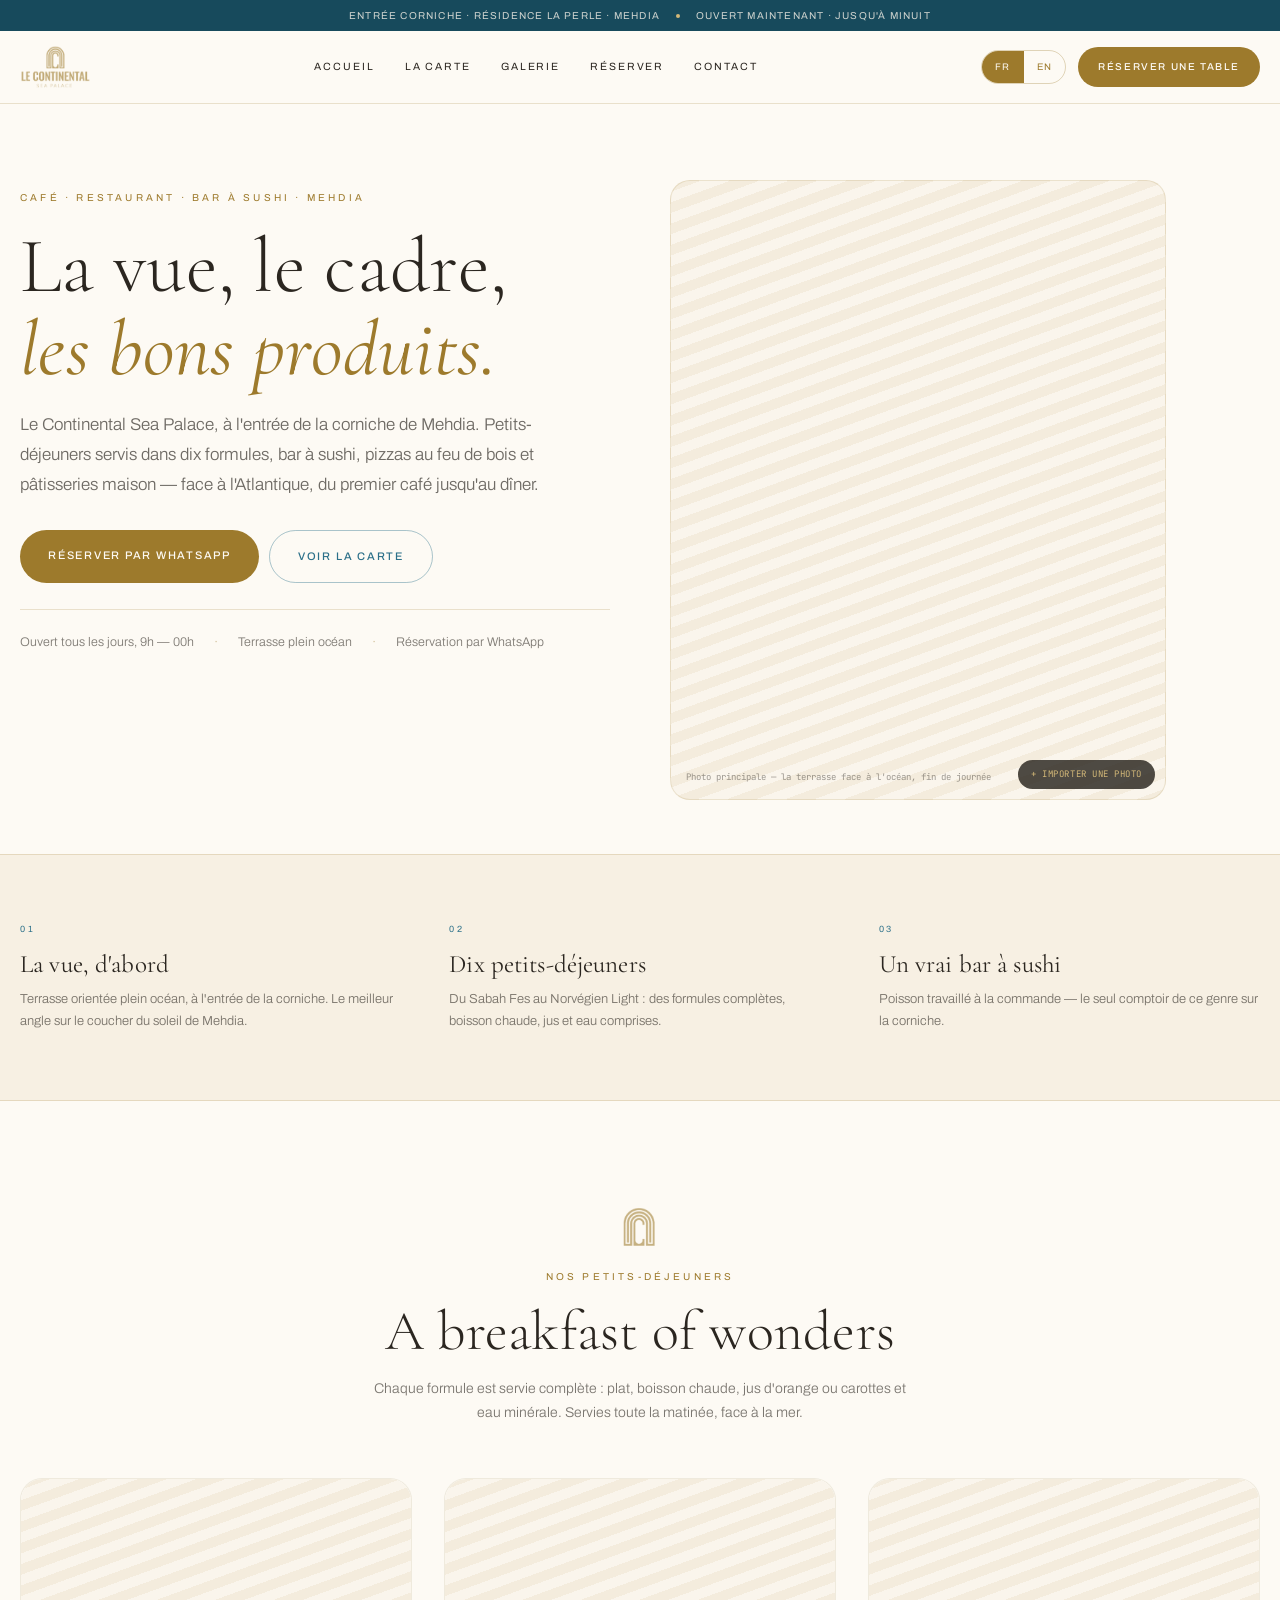
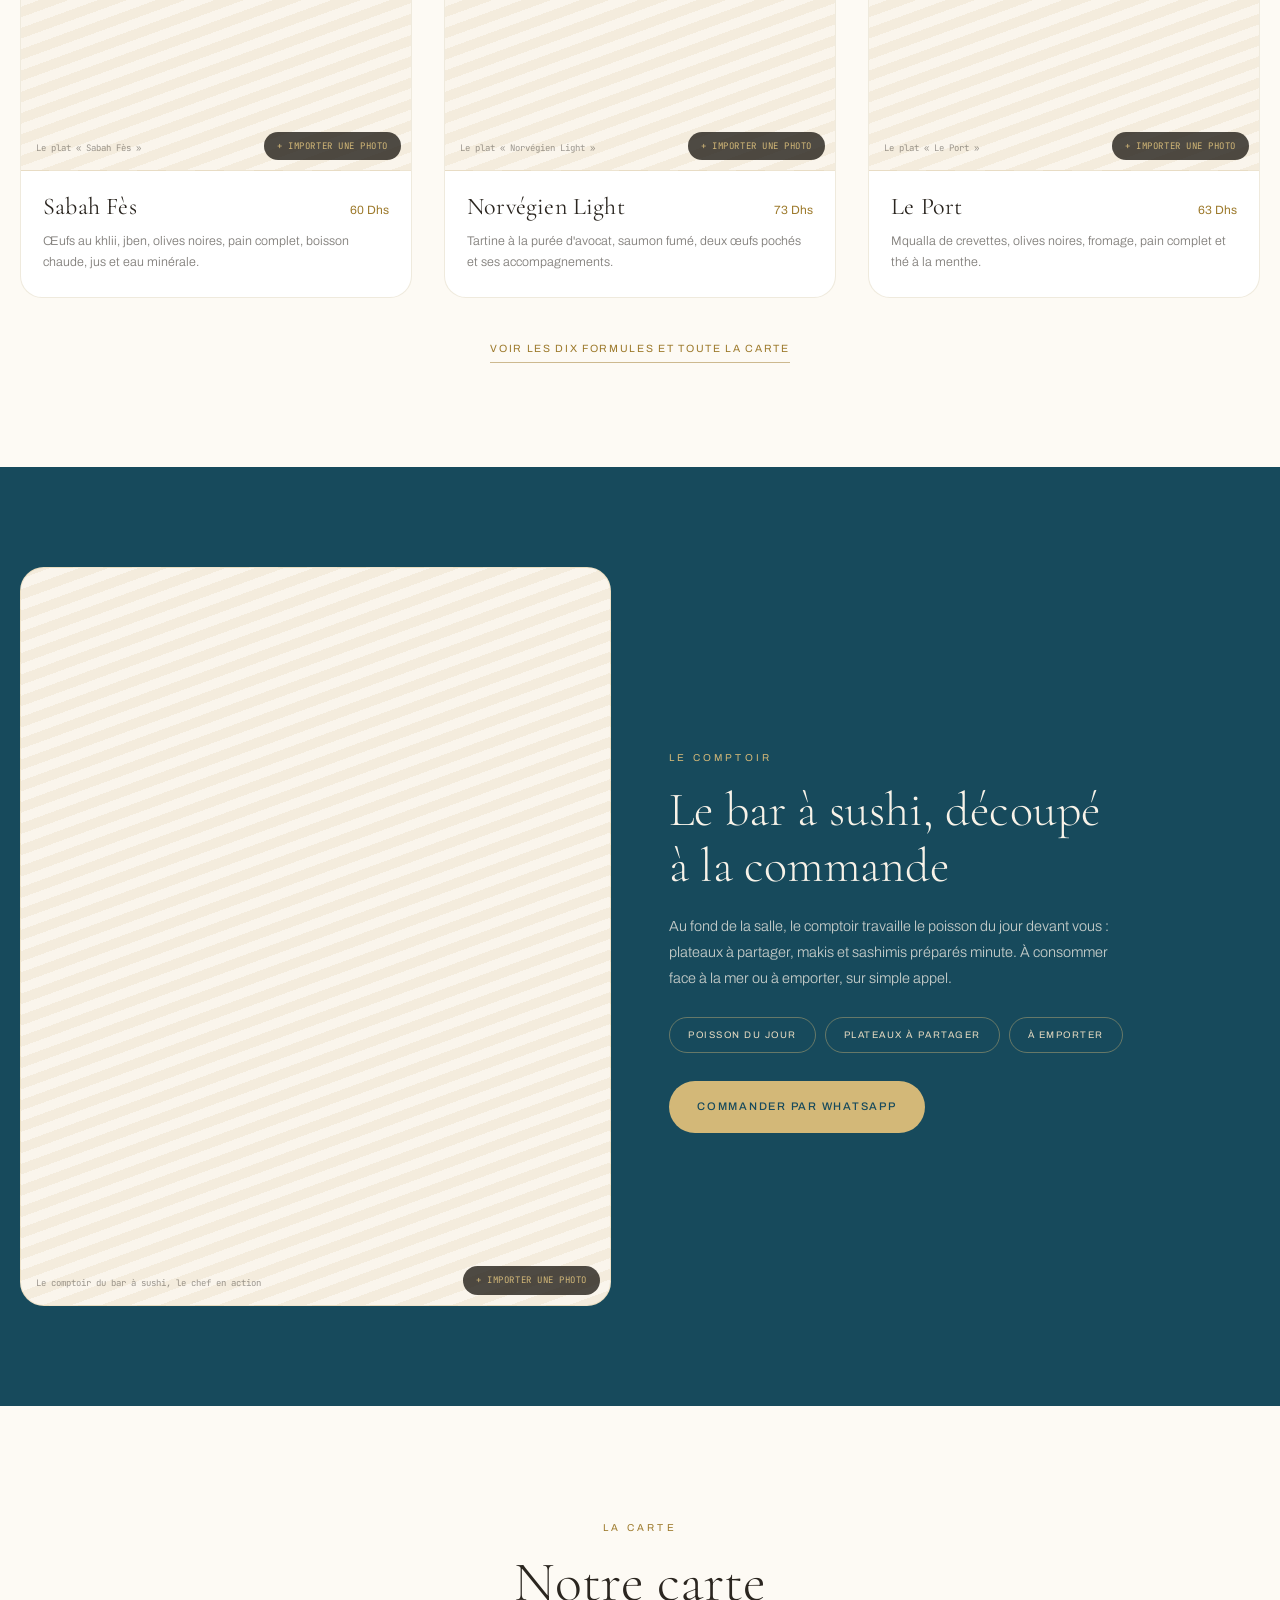
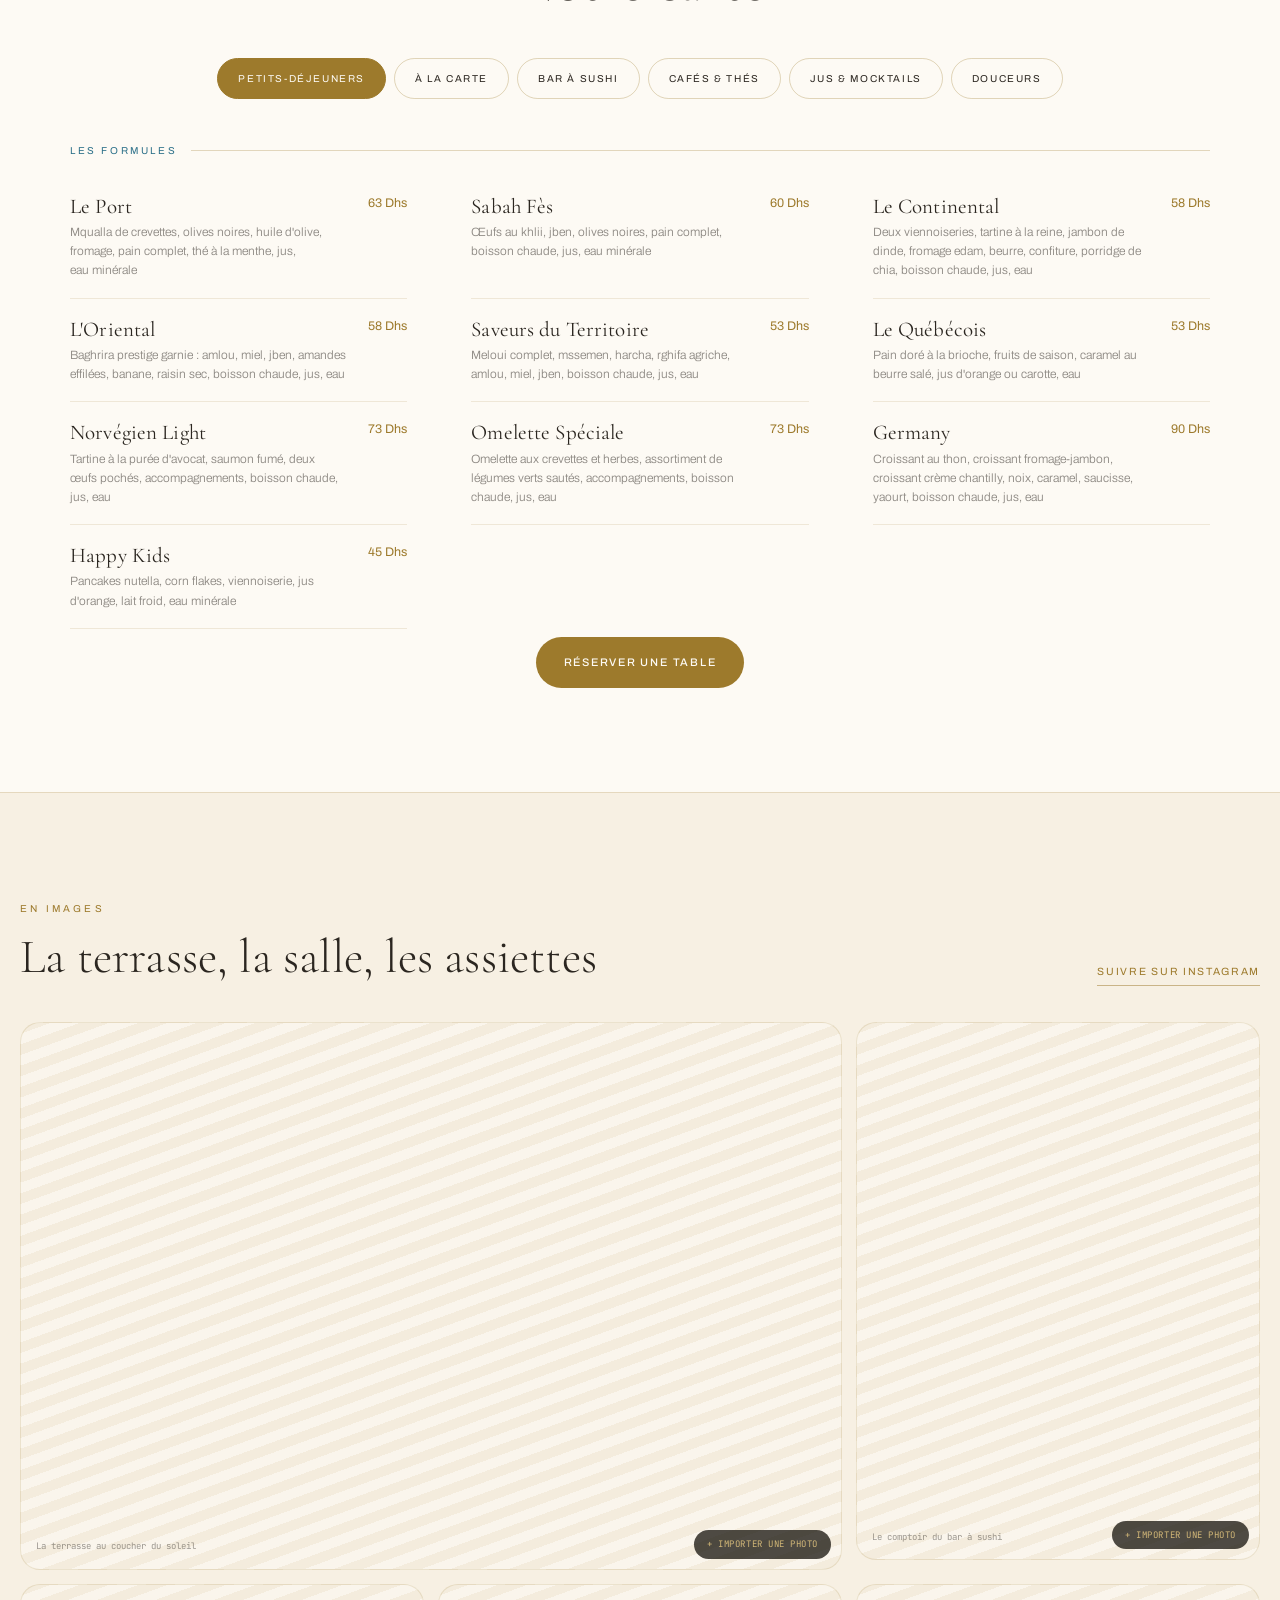
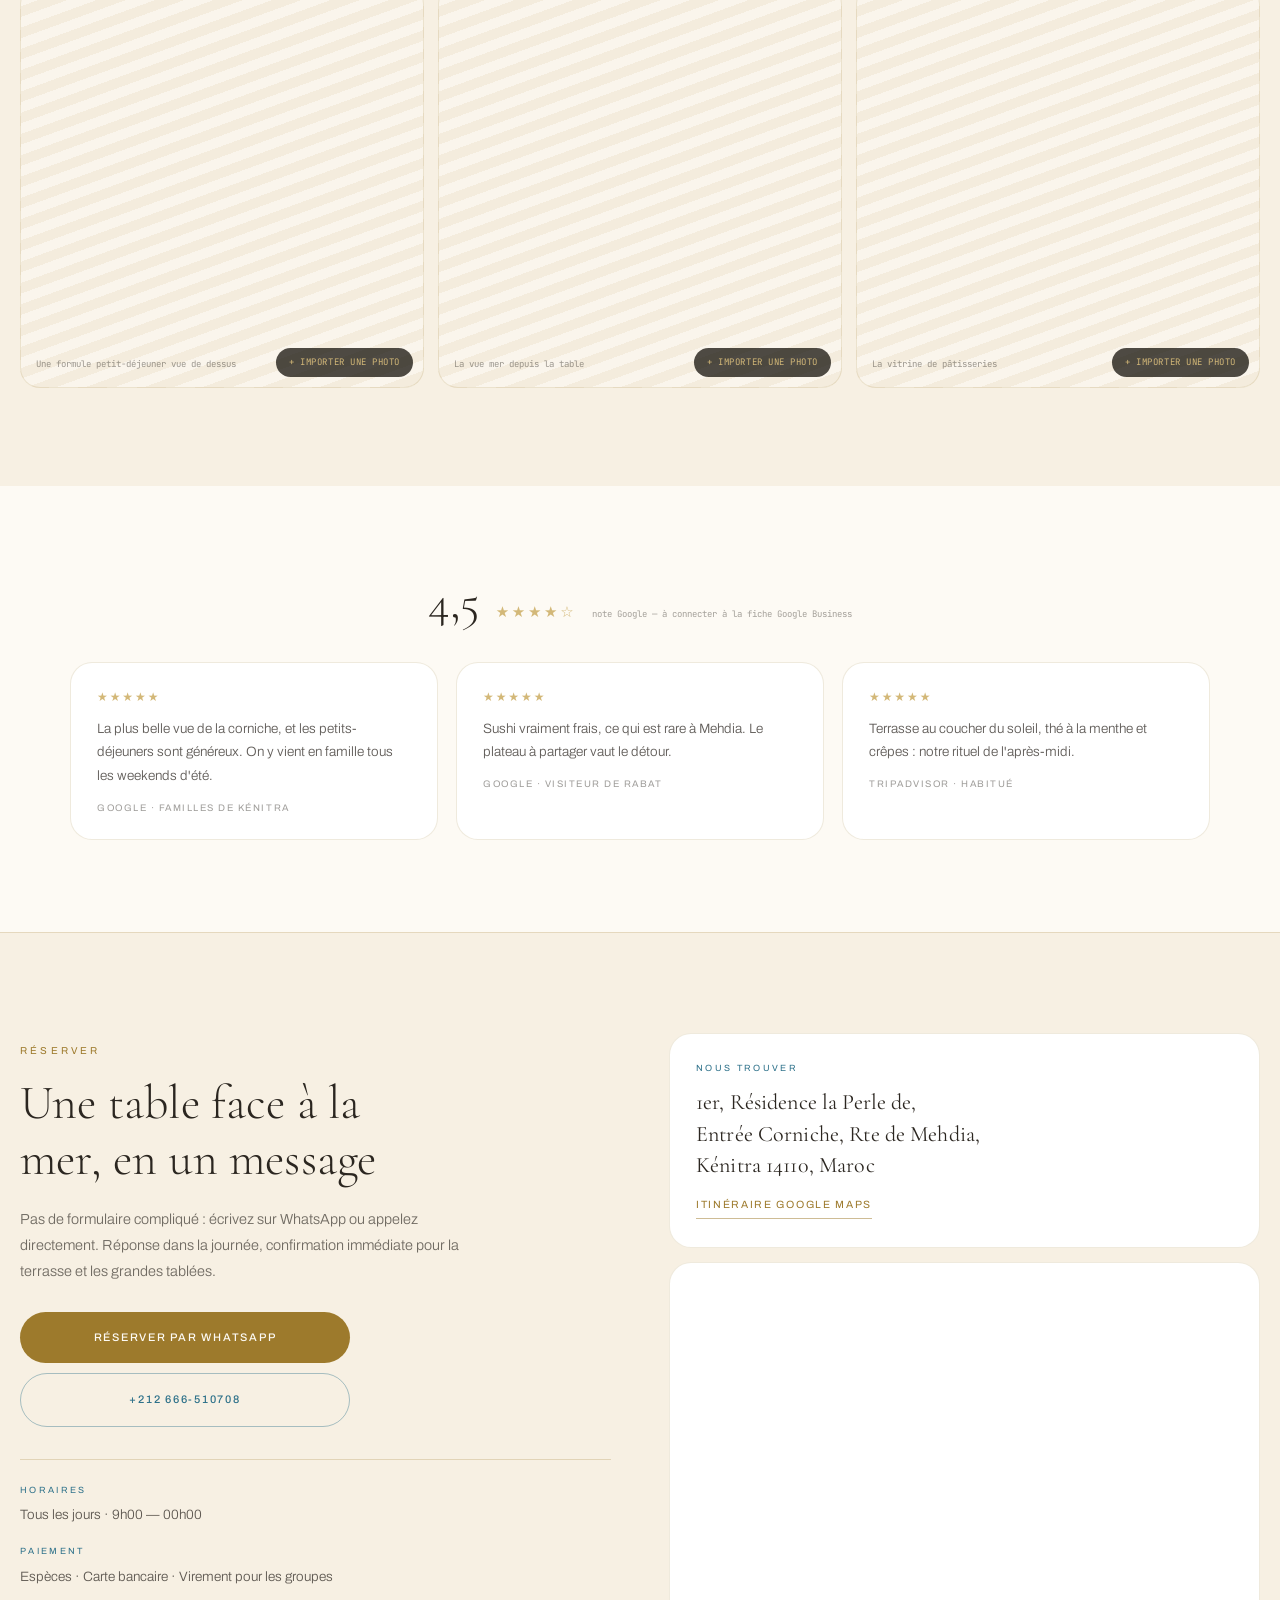
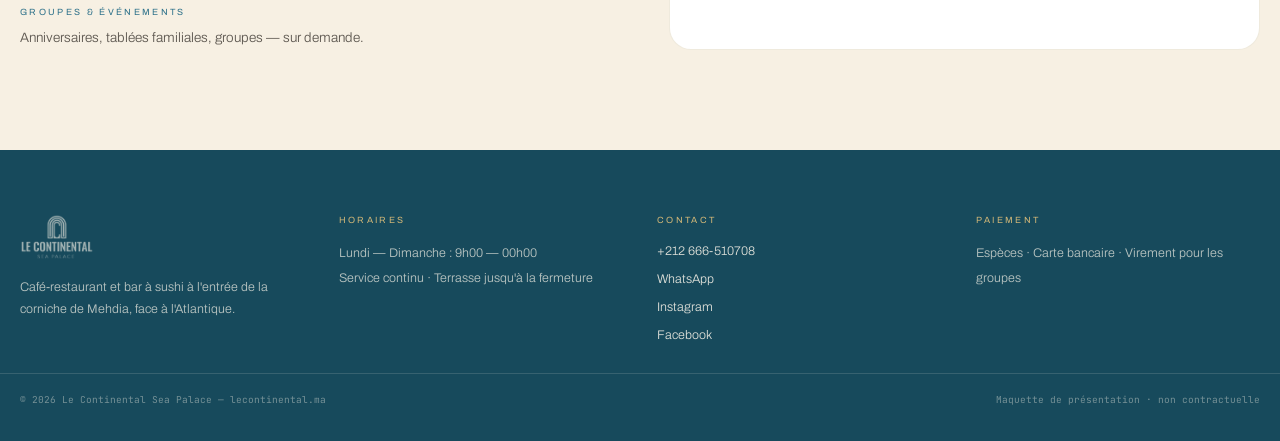
<file: index.html>
<!doctype html>
<html lang="fr" data-lang="fr">
<head>
<meta charset="utf-8">
<meta name="viewport" content="width=device-width, initial-scale=1">
<title>Le Continental Sea Palace — Restaurant &amp; bar à sushi, corniche de Mehdia</title>
<meta name="description" content="Café-restaurant et bar à sushi face à l'Atlantique, à l'entrée de la corniche de Mehdia (Kénitra). Dix formules petit-déjeuner, sushis, pizzas et pâtisseries maison. Réservation par WhatsApp ou téléphone.">
<link rel="canonical" href="https://lecontinental.ma/">
<link rel="alternate" hreflang="fr" href="https://lecontinental.ma/">
<link rel="alternate" hreflang="en" href="https://lecontinental.ma/en/">
<link rel="alternate" hreflang="x-default" href="https://lecontinental.ma/">

<link rel="icon" type="image/png" sizes="32x32" href="favicon-32.png">
<link rel="icon" type="image/png" sizes="16x16" href="favicon-16.png">
<link rel="apple-touch-icon" href="apple-touch-icon.png">

<meta property="og:type" content="website">
<meta property="og:site_name" content="Le Continental Sea Palace">
<meta property="og:title" content="Le Continental Sea Palace — Restaurant &amp; bar à sushi, corniche de Mehdia">
<meta property="og:description" content="Café-restaurant et bar à sushi face à l'Atlantique, à l'entrée de la corniche de Mehdia (Kénitra). Dix formules petit-déjeuner, sushis, pizzas et pâtisseries maison. Réservation par WhatsApp ou téléphone.">
<meta property="og:image" content="https://lecontinental.ma/og.jpg">
<meta property="og:image:width" content="1200">
<meta property="og:image:height" content="630">
<meta property="og:url" content="https://lecontinental.ma/">
<meta property="og:locale" content="fr_FR">
<meta name="twitter:card" content="summary_large_image">

<link rel="preconnect" href="https://fonts.googleapis.com">
<link rel="preconnect" href="https://fonts.gstatic.com" crossorigin>
<link href="https://fonts.googleapis.com/css2?family=Cormorant+Garamond:ital,wght@0,300;0,400;0,500;0,600;1,300;1,400&family=Archivo:wght@300;400;500;600&family=JetBrains+Mono:wght@400&display=swap" rel="stylesheet">

<link rel="stylesheet" href="css/style.css">

<script type="application/ld+json">{"@context":"https://schema.org","@type":"Restaurant","name":"Le Continental Sea Palace","image":"https://lecontinental.ma/og.jpg","telephone":"+212666510708","priceRange":"$$","servesCuisine":["Marocaine","Japonaise","Internationale"],"address":{"@type":"PostalAddress","streetAddress":"1er, Résidence la Perle de, Entrée Corniche, Rte de Mehdia","addressLocality":"Kénitra","postalCode":"14110","addressCountry":"MA"},"openingHoursSpecification":{"@type":"OpeningHoursSpecification","dayOfWeek":["Monday","Tuesday","Wednesday","Thursday","Friday","Saturday","Sunday"],"opens":"09:00","closes":"00:00"},"sameAs":["https://www.instagram.com/lecontinentalseapalace/","https://www.facebook.com/"],"hasMenu":"https://lecontinental.ma/#carte","url":"https://lecontinental.ma/"}</script>
</head>
<body>

<div class="topbar">
  <span>Entrée Corniche · Résidence la Perle · Mehdia</span>
  <span class="dot" aria-hidden="true"></span>
  <span id="open-badge">Tous les jours · 9h00 — 00h00</span>
</div>

<header class="site-header">
  <div class="wrap header-inner">
    <a href="#top" class="logo-link"><img src="assets/logo-lockup-gold.png" alt="Le Continental Sea Palace" width="220" height="44" class="logo-img"></a>
    <nav class="nav-desktop" aria-label="Navigation principale">
      <a href="#top">Accueil</a>
      <a href="#carte">La carte</a>
      <a href="#galerie">Galerie</a>
      <a href="#reservation">Réserver</a>
      <a href="#contact">Contact</a>
    </nav>
    <div class="header-actions">
      <div class="lang-switch" role="group" aria-label="Langue">
        <a href="/" class="lang-btn active" aria-current="page">FR</a>
        <a href="/en/" class="lang-btn">EN</a>
      </div>
      <a href="https://wa.me/212666510708?text=Bonjour%2C%20je%20souhaite%20r%C3%A9server%20une%20table%20au%20Continental%20Sea%20Palace." target="_blank" rel="noopener" class="btn btn-primary cta-desktop">Réserver une table</a>
      <button type="button" class="burger" id="burger-btn" aria-label="Menu" aria-expanded="false" aria-controls="mobile-nav">≡</button>
    </div>
  </div>
  <nav id="mobile-nav" class="mobile-nav" aria-label="Navigation mobile" hidden>
    <a href="#top" class="mobile-link">Accueil</a>
    <a href="#carte" class="mobile-link">La carte</a>
    <a href="#galerie" class="mobile-link">Galerie</a>
    <a href="#reservation" class="mobile-link">Réserver</a>
    <a href="#contact" class="mobile-link">Contact</a>
  </nav>
</header>
<main>

<section id="top" class="hero">
  <div class="wrap hero-grid">
    <div class="hero-copy">
      <p class="kicker">Café · Restaurant · Bar à sushi · Mehdia</p>
      <h1><span>La vue, le cadre,</span> <em>les bons produits.</em></h1>
      <p class="hero-sub">Le Continental Sea Palace, à l'entrée de la corniche de Mehdia. Petits-déjeuners servis dans dix formules, bar à sushi, pizzas au feu de bois et pâtisseries maison — face à l'Atlantique, du premier café jusqu'au dîner.</p>
      <div class="hero-ctas">
        <a href="https://wa.me/212666510708?text=Bonjour%2C%20je%20souhaite%20r%C3%A9server%20une%20table%20au%20Continental%20Sea%20Palace." target="_blank" rel="noopener" class="btn btn-primary">Réserver par WhatsApp</a>
        <a href="#carte" class="btn btn-ghost">Voir la carte</a>
      </div>
      <div class="hero-facts">
        <span>Ouvert tous les jours, 9h — 00h</span><span class="sep">·</span><span>Terrasse plein océan</span><span class="sep">·</span><span>Réservation par WhatsApp</span>
      </div>
    </div>
    <div class="hero-media">
      <div class="media-slot hero-media-main" style="aspect-ratio:4/5" data-slot-key="photos/hero-terrasse" data-caption="Photo principale — la terrasse face à l'océan, fin de journée"><span>Photo principale — la terrasse face à l'océan, fin de journée</span></div>
    </div>
  </div>
</section>

<section class="pillars">
  <div class="wrap pillars-grid">
    <div><div class="pillar-num">01</div><h3 class="pillar-title">La vue, d'abord</h3><p class="pillar-desc">Terrasse orientée plein océan, à l'entrée de la corniche. Le meilleur angle sur le coucher du soleil de Mehdia.</p></div>
    <div><div class="pillar-num">02</div><h3 class="pillar-title">Dix petits-déjeuners</h3><p class="pillar-desc">Du Sabah Fes au Norvégien Light : des formules complètes, boisson chaude, jus et eau comprises.</p></div>
    <div><div class="pillar-num">03</div><h3 class="pillar-title">Un vrai bar à sushi</h3><p class="pillar-desc">Poisson travaillé à la commande — le seul comptoir de ce genre sur la corniche.</p></div>
  </div>
</section>

<section class="breakfasts">
  <div class="wrap">
    <div class="section-head">
      <img src="assets/logo-mark-gold.png" alt="" width="66" height="48" class="mark">
      <p class="kicker">Nos petits-déjeuners</p>
      <h2>A breakfast of wonders</h2>
      <p class="section-sub">Chaque formule est servie complète : plat, boisson chaude, jus d'orange ou carottes et eau minérale. Servies toute la matinée, face à la mer.</p>
    </div>
    <div class="bf-grid">
      <div class="card bf-card">
        <div class="media-slot" data-slot-key="photos/petit-dej-sabah-fes" data-caption="Le plat « Sabah Fès »"><span>Le plat « Sabah Fès »</span></div>
        <div class="bf-body">
          <div class="bf-row"><h3 class="bf-name">Sabah Fès</h3><span class="bf-price">60 Dhs</span></div>
          <p class="bf-desc">Œufs au khlii, jben, olives noires, pain complet, boisson chaude, jus et eau minérale.</p>
        </div>
      </div>
      <div class="card bf-card">
        <div class="media-slot" data-slot-key="photos/petit-dej-norvegien" data-caption="Le plat « Norvégien Light »"><span>Le plat « Norvégien Light »</span></div>
        <div class="bf-body">
          <div class="bf-row"><h3 class="bf-name">Norvégien Light</h3><span class="bf-price">73 Dhs</span></div>
          <p class="bf-desc">Tartine à la purée d'avocat, saumon fumé, deux œufs pochés et ses accompagnements.</p>
        </div>
      </div>
      <div class="card bf-card">
        <div class="media-slot" data-slot-key="photos/petit-dej-le-port" data-caption="Le plat « Le Port »"><span>Le plat « Le Port »</span></div>
        <div class="bf-body">
          <div class="bf-row"><h3 class="bf-name">Le Port</h3><span class="bf-price">63 Dhs</span></div>
          <p class="bf-desc">Mqualla de crevettes, olives noires, fromage, pain complet et thé à la menthe.</p>
        </div>
      </div>
    </div>
    <div class="bf-cta-wrap"><a href="#carte" class="underline-link">Voir les dix formules et toute la carte</a></div>
  </div>
</section>

<section class="sushi">
  <div class="wrap sushi-grid">
    <div class="media-slot media-slot--on-blue sushi-media" data-slot-key="photos/sushi-comptoir" data-caption="Le comptoir du bar à sushi, le chef en action"><span>Le comptoir du bar à sushi, le chef en action</span></div>
    <div>
      <p class="kicker kicker-on-blue">Le comptoir</p>
      <h3 class="sushi-title">Le bar à sushi, découpé à la commande</h3>
      <p class="sushi-body">Au fond de la salle, le comptoir travaille le poisson du jour devant vous : plateaux à partager, makis et sashimis préparés minute. À consommer face à la mer ou à emporter, sur simple appel.</p>
      <div class="sushi-tags">
        <span class="chip">Poisson du jour</span>
        <span class="chip">Plateaux à partager</span>
        <span class="chip">À emporter</span>
      </div>
      <a href="https://wa.me/212666510708?text=Bonjour%2C%20je%20souhaite%20r%C3%A9server%20une%20table%20au%20Continental%20Sea%20Palace." target="_blank" rel="noopener" class="btn btn-on-blue">Commander par WhatsApp</a>
    </div>
  </div>
</section>

<section id="carte" class="menu">
  <div class="wrap-narrow">
    <div class="section-head">
      <p class="kicker">La carte</p>
      <h2>Notre carte</h2>
      
    </div>
    <div class="tabs" role="tablist" aria-label="Catégories de la carte">
      <button type="button" class="pill" role="tab" data-cat-btn="dej" aria-selected="true" aria-controls="panel-dej" id="tab-dej">Petits-déjeuners</button>
      <button type="button" class="pill" role="tab" data-cat-btn="carte" aria-selected="false" aria-controls="panel-carte" id="tab-carte">À la carte</button>
      <button type="button" class="pill" role="tab" data-cat-btn="sushi" aria-selected="false" aria-controls="panel-sushi" id="tab-sushi">Bar à sushi</button>
      <button type="button" class="pill" role="tab" data-cat-btn="cafe" aria-selected="false" aria-controls="panel-cafe" id="tab-cafe">Cafés &amp; thés</button>
      <button type="button" class="pill" role="tab" data-cat-btn="jus" aria-selected="false" aria-controls="panel-jus" id="tab-jus">Jus &amp; mocktails</button>
      <button type="button" class="pill" role="tab" data-cat-btn="sucre" aria-selected="false" aria-controls="panel-sucre" id="tab-sucre">Douceurs</button>
    </div>
    <div class="menu-panel" data-cat-panel="dej" role="tabpanel" id="panel-dej" aria-labelledby="tab-dej">
        <div class="menu-group">
          <div class="menu-group-head"><div class="menu-group-title">Les formules</div><div class="menu-group-rule"></div></div>
          <div class="menu-items">
          <div class="menu-item">
            <div>
              <div class="menu-item-name">Le Port</div>
              <div class="menu-item-desc">Mqualla de crevettes, olives noires, huile d'olive, fromage, pain complet, thé à la menthe, jus, eau minérale</div>
            </div>
            <div class="menu-item-price">63 Dhs</div>
          </div>
          <div class="menu-item">
            <div>
              <div class="menu-item-name">Sabah Fès</div>
              <div class="menu-item-desc">Œufs au khlii, jben, olives noires, pain complet, boisson chaude, jus, eau minérale</div>
            </div>
            <div class="menu-item-price">60 Dhs</div>
          </div>
          <div class="menu-item">
            <div>
              <div class="menu-item-name">Le Continental</div>
              <div class="menu-item-desc">Deux viennoiseries, tartine à la reine, jambon de dinde, fromage edam, beurre, confiture, porridge de chia, boisson chaude, jus, eau</div>
            </div>
            <div class="menu-item-price">58 Dhs</div>
          </div>
          <div class="menu-item">
            <div>
              <div class="menu-item-name">L'Oriental</div>
              <div class="menu-item-desc">Baghrira prestige garnie : amlou, miel, jben, amandes effilées, banane, raisin sec, boisson chaude, jus, eau</div>
            </div>
            <div class="menu-item-price">58 Dhs</div>
          </div>
          <div class="menu-item">
            <div>
              <div class="menu-item-name">Saveurs du Territoire</div>
              <div class="menu-item-desc">Meloui complet, mssemen, harcha, rghifa agriche, amlou, miel, jben, boisson chaude, jus, eau</div>
            </div>
            <div class="menu-item-price">53 Dhs</div>
          </div>
          <div class="menu-item">
            <div>
              <div class="menu-item-name">Le Québécois</div>
              <div class="menu-item-desc">Pain doré à la brioche, fruits de saison, caramel au beurre salé, jus d'orange ou carotte, eau</div>
            </div>
            <div class="menu-item-price">53 Dhs</div>
          </div>
          <div class="menu-item">
            <div>
              <div class="menu-item-name">Norvégien Light</div>
              <div class="menu-item-desc">Tartine à la purée d'avocat, saumon fumé, deux œufs pochés, accompagnements, boisson chaude, jus, eau</div>
            </div>
            <div class="menu-item-price">73 Dhs</div>
          </div>
          <div class="menu-item">
            <div>
              <div class="menu-item-name">Omelette Spéciale</div>
              <div class="menu-item-desc">Omelette aux crevettes et herbes, assortiment de légumes verts sautés, accompagnements, boisson chaude, jus, eau</div>
            </div>
            <div class="menu-item-price">73 Dhs</div>
          </div>
          <div class="menu-item">
            <div>
              <div class="menu-item-name">Germany</div>
              <div class="menu-item-desc">Croissant au thon, croissant fromage-jambon, croissant crème chantilly, noix, caramel, saucisse, yaourt, boisson chaude, jus, eau</div>
            </div>
            <div class="menu-item-price">90 Dhs</div>
          </div>
          <div class="menu-item">
            <div>
              <div class="menu-item-name">Happy Kids</div>
              <div class="menu-item-desc">Pancakes nutella, corn flakes, viennoiserie, jus d'orange, lait froid, eau minérale</div>
            </div>
            <div class="menu-item-price">45 Dhs</div>
          </div>
          </div>
          
        </div>
      </div>
      <div class="menu-panel" data-cat-panel="carte" role="tabpanel" id="panel-carte" aria-labelledby="tab-carte" hidden>
        <div class="menu-group">
          <div class="menu-group-head"><div class="menu-group-title">À la carte</div><div class="menu-group-rule"></div></div>
          <div class="menu-items">
          <div class="menu-item">
            <div>
              <div class="menu-item-name">Assiette marocaine</div>
              
            </div>
            <div class="menu-item-price">30 Dhs</div>
          </div>
          <div class="menu-item">
            <div>
              <div class="menu-item-name">Omelette au fromage et champignons</div>
              
            </div>
            <div class="menu-item-price">30 Dhs</div>
          </div>
          <div class="menu-item">
            <div>
              <div class="menu-item-name">Croque-monsieur</div>
              
            </div>
            <div class="menu-item-price">35 Dhs</div>
          </div>
          <div class="menu-item">
            <div>
              <div class="menu-item-name">Bol d'énergie chia aux fruits de saison</div>
              
            </div>
            <div class="menu-item-price">35 Dhs</div>
          </div>
          <div class="menu-item">
            <div>
              <div class="menu-item-name">Omelette au khlii</div>
              
            </div>
            <div class="menu-item-price">40 Dhs</div>
          </div>
          <div class="menu-item">
            <div>
              <div class="menu-item-name">Baghrir prestige</div>
              
            </div>
            <div class="menu-item-price">40 Dhs</div>
          </div>
          </div>
          
        </div>
      </div>
      <div class="menu-panel" data-cat-panel="sushi" role="tabpanel" id="panel-sushi" aria-labelledby="tab-sushi" hidden>
        <div class="menu-group">
          <div class="menu-group-head"><div class="menu-group-title">Bar à sushi</div><div class="menu-group-rule"></div></div>
          <div class="menu-items">
          
          </div>
          <div class="menu-note">Carte sushi à récupérer auprès de la maison — la structure de la page est prête, il suffira d'ajouter les plats et les prix.</div>
        </div>
      </div>
      <div class="menu-panel" data-cat-panel="cafe" role="tabpanel" id="panel-cafe" aria-labelledby="tab-cafe" hidden>
        <div class="menu-group">
          <div class="menu-group-head"><div class="menu-group-title">Les classiques</div><div class="menu-group-rule"></div></div>
          <div class="menu-items">
          <div class="menu-item">
            <div>
              <div class="menu-item-name">Espresso</div>
              
            </div>
            <div class="menu-item-price">25 Dhs</div>
          </div>
          <div class="menu-item">
            <div>
              <div class="menu-item-name">Café américain</div>
              
            </div>
            <div class="menu-item-price">28 Dhs</div>
          </div>
          <div class="menu-item">
            <div>
              <div class="menu-item-name">Nespresso</div>
              
            </div>
            <div class="menu-item-price">30 Dhs</div>
          </div>
          <div class="menu-item">
            <div>
              <div class="menu-item-name">Double espresso</div>
              
            </div>
            <div class="menu-item-price">30 Dhs</div>
          </div>
          <div class="menu-item">
            <div>
              <div class="menu-item-name">Café crème</div>
              
            </div>
            <div class="menu-item-price">30 Dhs</div>
          </div>
          <div class="menu-item">
            <div>
              <div class="menu-item-name">Café latté</div>
              
            </div>
            <div class="menu-item-price">32 Dhs</div>
          </div>
          <div class="menu-item">
            <div>
              <div class="menu-item-name">Cappuccino</div>
              
            </div>
            <div class="menu-item-price">35 Dhs</div>
          </div>
          <div class="menu-item">
            <div>
              <div class="menu-item-name">Chocolat chaud</div>
              
            </div>
            <div class="menu-item-price">35 Dhs</div>
          </div>
          <div class="menu-item">
            <div>
              <div class="menu-item-name">Cappuccino viennois</div>
              
            </div>
            <div class="menu-item-price">40 Dhs</div>
          </div>
          <div class="menu-item">
            <div>
              <div class="menu-item-name">Chocolat viennois</div>
              
            </div>
            <div class="menu-item-price">40 Dhs</div>
          </div>
          <div class="menu-item">
            <div>
              <div class="menu-item-name">Double nespresso</div>
              
            </div>
            <div class="menu-item-price">40 Dhs</div>
          </div>
          <div class="menu-item">
            <div>
              <div class="menu-item-name">Chocolat fondue</div>
              
            </div>
            <div class="menu-item-price">50 Dhs</div>
          </div>
          </div>
          
        </div>
        <div class="menu-group">
          <div class="menu-group-head"><div class="menu-group-title">Thés et infusions</div><div class="menu-group-rule"></div></div>
          <div class="menu-items">
          <div class="menu-item">
            <div>
              <div class="menu-item-name">Thé marocain</div>
              
            </div>
            <div class="menu-item-price">25 Dhs</div>
          </div>
          <div class="menu-item">
            <div>
              <div class="menu-item-name">Thé noir citron</div>
              
            </div>
            <div class="menu-item-price">27 Dhs</div>
          </div>
          <div class="menu-item">
            <div>
              <div class="menu-item-name">Thé tchaba</div>
              
            </div>
            <div class="menu-item-price">35 Dhs</div>
          </div>
          <div class="menu-item">
            <div>
              <div class="menu-item-name">Verveine</div>
              
            </div>
            <div class="menu-item-price">25 Dhs</div>
          </div>
          </div>
          
        </div>
        <div class="menu-group">
          <div class="menu-group-head"><div class="menu-group-title">Iced coffee</div><div class="menu-group-rule"></div></div>
          <div class="menu-items">
          <div class="menu-item">
            <div>
              <div class="menu-item-name">Iced coffee</div>
              <div class="menu-item-desc">Dose d'espresso et coup de glaçons</div>
            </div>
            <div class="menu-item-price">35 Dhs</div>
          </div>
          <div class="menu-item">
            <div>
              <div class="menu-item-name">Iced coffee aromatisé</div>
              <div class="menu-item-desc">Vanille ou caramel</div>
            </div>
            <div class="menu-item-price">42 Dhs</div>
          </div>
          <div class="menu-item">
            <div>
              <div class="menu-item-name">Iced latté</div>
              <div class="menu-item-desc">Lait, dose d'espresso et glaçons</div>
            </div>
            <div class="menu-item-price">42 Dhs</div>
          </div>
          <div class="menu-item">
            <div>
              <div class="menu-item-name">Iced latté aromatisé</div>
              <div class="menu-item-desc">Vanille ou caramel</div>
            </div>
            <div class="menu-item-price">47 Dhs</div>
          </div>
          </div>
          
        </div>
        <div class="menu-group">
          <div class="menu-group-head"><div class="menu-group-title">Nos boissons</div><div class="menu-group-rule"></div></div>
          <div class="menu-items">
          <div class="menu-item">
            <div>
              <div class="menu-item-name">Soda</div>
              
            </div>
            <div class="menu-item-price">20 Dhs</div>
          </div>
          <div class="menu-item">
            <div>
              <div class="menu-item-name">Orangina</div>
              
            </div>
            <div class="menu-item-price">25 Dhs</div>
          </div>
          <div class="menu-item">
            <div>
              <div class="menu-item-name">Boisson énergétique</div>
              
            </div>
            <div class="menu-item-price">45 Dhs</div>
          </div>
          <div class="menu-item">
            <div>
              <div class="menu-item-name">Oulmès</div>
              
            </div>
            <div class="menu-item-price">18 Dhs</div>
          </div>
          <div class="menu-item">
            <div>
              <div class="menu-item-name">Oulmès 75 cl</div>
              
            </div>
            <div class="menu-item-price">30 Dhs</div>
          </div>
          <div class="menu-item">
            <div>
              <div class="menu-item-name">Eau minérale 50 cl</div>
              
            </div>
            <div class="menu-item-price">20 Dhs</div>
          </div>
          <div class="menu-item">
            <div>
              <div class="menu-item-name">Eau minérale 75 cl</div>
              
            </div>
            <div class="menu-item-price">28 Dhs</div>
          </div>
          </div>
          
        </div>
      </div>
      <div class="menu-panel" data-cat-panel="jus" role="tabpanel" id="panel-jus" aria-labelledby="tab-jus" hidden>
        <div class="menu-group">
          <div class="menu-group-head"><div class="menu-group-title">Fraîcheur — jus pressés</div><div class="menu-group-rule"></div></div>
          <div class="menu-items">
          <div class="menu-item">
            <div>
              <div class="menu-item-name">Jus de citron</div>
              
            </div>
            <div class="menu-item-price">30 Dhs</div>
          </div>
          <div class="menu-item">
            <div>
              <div class="menu-item-name">Jus d'orange</div>
              
            </div>
            <div class="menu-item-price">30 Dhs</div>
          </div>
          <div class="menu-item">
            <div>
              <div class="menu-item-name">Jus de carottes</div>
              
            </div>
            <div class="menu-item-price">30 Dhs</div>
          </div>
          <div class="menu-item">
            <div>
              <div class="menu-item-name">Jus de banane</div>
              
            </div>
            <div class="menu-item-price">33 Dhs</div>
          </div>
          <div class="menu-item">
            <div>
              <div class="menu-item-name">Jus de pomme</div>
              
            </div>
            <div class="menu-item-price">33 Dhs</div>
          </div>
          <div class="menu-item">
            <div>
              <div class="menu-item-name">Jus de fraises</div>
              
            </div>
            <div class="menu-item-price">35 Dhs</div>
          </div>
          <div class="menu-item">
            <div>
              <div class="menu-item-name">Jus de kiwi</div>
              
            </div>
            <div class="menu-item-price">40 Dhs</div>
          </div>
          <div class="menu-item">
            <div>
              <div class="menu-item-name">Jus de mangue</div>
              
            </div>
            <div class="menu-item-price">40 Dhs</div>
          </div>
          <div class="menu-item">
            <div>
              <div class="menu-item-name">Jus d'ananas</div>
              
            </div>
            <div class="menu-item-price">40 Dhs</div>
          </div>
          <div class="menu-item">
            <div>
              <div class="menu-item-name">Jus d'avocat</div>
              
            </div>
            <div class="menu-item-price">40 Dhs</div>
          </div>
          <div class="menu-item">
            <div>
              <div class="menu-item-name">Jus de myrtille</div>
              
            </div>
            <div class="menu-item-price">45 Dhs</div>
          </div>
          <div class="menu-item">
            <div>
              <div class="menu-item-name">Jus de framboise</div>
              
            </div>
            <div class="menu-item-price">45 Dhs</div>
          </div>
          </div>
          
        </div>
        <div class="menu-group">
          <div class="menu-group-head"><div class="menu-group-title">Escale exotique</div><div class="menu-group-rule"></div></div>
          <div class="menu-items">
          <div class="menu-item">
            <div>
              <div class="menu-item-name">Traditionnel</div>
              <div class="menu-item-desc">Oranges, carottes, eau de fleur d'oranger</div>
            </div>
            <div class="menu-item-price">50 Dhs</div>
          </div>
          <div class="menu-item">
            <div>
              <div class="menu-item-name">Exotique</div>
              <div class="menu-item-desc">Oranges, ananas, mangue</div>
            </div>
            <div class="menu-item-price">55 Dhs</div>
          </div>
          <div class="menu-item">
            <div>
              <div class="menu-item-name">Piña colada</div>
              <div class="menu-item-desc">Lait de coco, jus d'ananas</div>
            </div>
            <div class="menu-item-price">55 Dhs</div>
          </div>
          <div class="menu-item">
            <div>
              <div class="menu-item-name">Hawaï</div>
              <div class="menu-item-desc">Ananas, fruits de la passion, arôme bleu</div>
            </div>
            <div class="menu-item-price">65 Dhs</div>
          </div>
          <div class="menu-item">
            <div>
              <div class="menu-item-name">Maui</div>
              <div class="menu-item-desc">Pêche, ananas, pistache, lait de coco, menthe</div>
            </div>
            <div class="menu-item-price">65 Dhs</div>
          </div>
          <div class="menu-item">
            <div>
              <div class="menu-item-name">Panaché Le Continental</div>
              
            </div>
            <div class="menu-item-price">70 Dhs</div>
          </div>
          </div>
          
        </div>
        <div class="menu-group">
          <div class="menu-group-head"><div class="menu-group-title">Nos mojitos</div><div class="menu-group-rule"></div></div>
          <div class="menu-items">
          <div class="menu-item">
            <div>
              <div class="menu-item-name">Classic mojito</div>
              
            </div>
            <div class="menu-item-price">40 Dhs</div>
          </div>
          <div class="menu-item">
            <div>
              <div class="menu-item-name">Red mojito</div>
              
            </div>
            <div class="menu-item-price">45 Dhs</div>
          </div>
          <div class="menu-item">
            <div>
              <div class="menu-item-name">Green mojito</div>
              
            </div>
            <div class="menu-item-price">45 Dhs</div>
          </div>
          <div class="menu-item">
            <div>
              <div class="menu-item-name">Mojito tropical</div>
              
            </div>
            <div class="menu-item-price">50 Dhs</div>
          </div>
          <div class="menu-item">
            <div>
              <div class="menu-item-name">Mojito Red Bull</div>
              
            </div>
            <div class="menu-item-price">60 Dhs</div>
          </div>
          </div>
          
        </div>
        <div class="menu-group">
          <div class="menu-group-head"><div class="menu-group-title">Pause fraîcheur</div><div class="menu-group-rule"></div></div>
          <div class="menu-items">
          <div class="menu-item">
            <div>
              <div class="menu-item-name">Sunrise</div>
              <div class="menu-item-desc">Betterave, pomme, carottes, orange</div>
            </div>
            <div class="menu-item-price">50 Dhs</div>
          </div>
          <div class="menu-item">
            <div>
              <div class="menu-item-name">Green tropical</div>
              <div class="menu-item-desc">Pomme verte, kiwi, citron, iceberg, céleri</div>
            </div>
            <div class="menu-item-price">55 Dhs</div>
          </div>
          <div class="menu-item">
            <div>
              <div class="menu-item-name">Booster</div>
              
            </div>
            <div class="menu-item-price">60 Dhs</div>
          </div>
          </div>
          
        </div>
      </div>
      <div class="menu-panel" data-cat-panel="sucre" role="tabpanel" id="panel-sucre" aria-labelledby="tab-sucre" hidden>
        <div class="menu-group">
          <div class="menu-group-head"><div class="menu-group-title">Crêpes &amp; gaufres</div><div class="menu-group-rule"></div></div>
          <div class="menu-items">
          <div class="menu-item">
            <div>
              <div class="menu-item-name">Nutella ou caramel</div>
              
            </div>
            <div class="menu-item-price">35 Dhs</div>
          </div>
          <div class="menu-item">
            <div>
              <div class="menu-item-name">Nutella banane</div>
              
            </div>
            <div class="menu-item-price">40 Dhs</div>
          </div>
          <div class="menu-item">
            <div>
              <div class="menu-item-name">Nutella aux amandes</div>
              
            </div>
            <div class="menu-item-price">45 Dhs</div>
          </div>
          <div class="menu-item">
            <div>
              <div class="menu-item-name">Miel et noix</div>
              
            </div>
            <div class="menu-item-price">45 Dhs</div>
          </div>
          <div class="menu-item">
            <div>
              <div class="menu-item-name">Trois saveurs chocolatées</div>
              
            </div>
            <div class="menu-item-price">45 Dhs</div>
          </div>
          <div class="menu-item">
            <div>
              <div class="menu-item-name">Nutella Oreo</div>
              
            </div>
            <div class="menu-item-price">50 Dhs</div>
          </div>
          <div class="menu-item">
            <div>
              <div class="menu-item-name">Caramel Lotus</div>
              
            </div>
            <div class="menu-item-price">50 Dhs</div>
          </div>
          <div class="menu-item">
            <div>
              <div class="menu-item-name">Crêpe Speculoos</div>
              <div class="menu-item-desc">Trois saveurs chocolatées, biscuit Lotus, boule de glace au choix</div>
            </div>
            <div class="menu-item-price">65 Dhs</div>
          </div>
          <div class="menu-item">
            <div>
              <div class="menu-item-name">Crêpe Le Continental</div>
              <div class="menu-item-desc">Crème cheese, saveurs fruitées, boule de glace, crème fouettée vanillée</div>
            </div>
            <div class="menu-item-price">70 Dhs</div>
          </div>
          <div class="menu-item">
            <div>
              <div class="menu-item-name">Crêpe chocolat brownie-banane</div>
              <div class="menu-item-desc">Brownie, banane, crème cheese, chocolat au lait, blanc et noir, boule de glace</div>
            </div>
            <div class="menu-item-price">80 Dhs</div>
          </div>
          </div>
          
        </div>
        <div class="menu-group">
          <div class="menu-group-head"><div class="menu-group-title">Milkshakes &amp; freakshakes</div><div class="menu-group-rule"></div></div>
          <div class="menu-items">
          <div class="menu-item">
            <div>
              <div class="menu-item-name">Milkshake au choix</div>
              
            </div>
            <div class="menu-item-price">50 Dhs</div>
          </div>
          <div class="menu-item">
            <div>
              <div class="menu-item-name">Orangeshake au choix</div>
              
            </div>
            <div class="menu-item-price">55 Dhs</div>
          </div>
          <div class="menu-item">
            <div>
              <div class="menu-item-name">Oreo freakshake</div>
              
            </div>
            <div class="menu-item-price">60 Dhs</div>
          </div>
          <div class="menu-item">
            <div>
              <div class="menu-item-name">Lotus Biscoff freakshake</div>
              
            </div>
            <div class="menu-item-price">65 Dhs</div>
          </div>
          <div class="menu-item">
            <div>
              <div class="menu-item-name">Disney freakshake</div>
              
            </div>
            <div class="menu-item-price">65 Dhs</div>
          </div>
          <div class="menu-item">
            <div>
              <div class="menu-item-name">Berry freakshake</div>
              
            </div>
            <div class="menu-item-price">65 Dhs</div>
          </div>
          <div class="menu-item">
            <div>
              <div class="menu-item-name">Le Continental freakshake</div>
              
            </div>
            <div class="menu-item-price">70 Dhs</div>
          </div>
          </div>
          
        </div>
      </div>
    <div class="menu-cta-wrap"><a href="https://wa.me/212666510708?text=Bonjour%2C%20je%20souhaite%20r%C3%A9server%20une%20table%20au%20Continental%20Sea%20Palace." target="_blank" rel="noopener" class="btn btn-primary">Réserver une table</a></div>
  </div>
</section>

<section id="galerie" class="gallery">
  <div class="wrap">
    <div class="gallery-head">
      <div><p class="kicker">En images</p><h3>La terrasse, la salle, les assiettes</h3></div>
      <a href="https://www.instagram.com/lecontinentalseapalace/" target="_blank" rel="noopener" class="underline-link">Suivre sur Instagram</a>
    </div>
    <div class="gallery-grid">
      <div class="media-slot gal-wide" style="aspect-ratio:3/2" data-slot-key="photos/galerie/01" data-caption="La terrasse au coucher du soleil"><span>La terrasse au coucher du soleil</span></div>
      <div class="media-slot gal-tall" style="aspect-ratio:3/4" data-slot-key="photos/galerie/02" data-caption="Le comptoir du bar à sushi"><span>Le comptoir du bar à sushi</span></div>
      <div class="media-slot gal-square" style="aspect-ratio:1/1" data-slot-key="photos/galerie/03" data-caption="Une formule petit-déjeuner vue de dessus"><span>Une formule petit-déjeuner vue de dessus</span></div>
      <div class="media-slot gal-square" style="aspect-ratio:1/1" data-slot-key="photos/galerie/04" data-caption="La vue mer depuis la table"><span>La vue mer depuis la table</span></div>
      <div class="media-slot gal-square" style="aspect-ratio:1/1" data-slot-key="photos/galerie/05" data-caption="La vitrine de pâtisseries"><span>La vitrine de pâtisseries</span></div>
    </div>
  </div>
</section>

<section class="reviews">
  <div class="wrap-narrow">
    <div class="reviews-head">
      <div class="rating-num">4,5</div>
      <div class="stars">★★★★☆</div>
      <div class="rating-note">note Google — à connecter à la fiche Google Business</div>
    </div>
    <div class="reviews-grid">
      <div class="card review-card">
        <div class="stars stars-sm">★★★★★</div>
        <p class="review-text">La plus belle vue de la corniche, et les petits-déjeuners sont généreux. On y vient en famille tous les weekends d'été.</p>
        <div class="review-who">Google · Familles de Kénitra</div>
      </div>
      <div class="card review-card">
        <div class="stars stars-sm">★★★★★</div>
        <p class="review-text">Sushi vraiment frais, ce qui est rare à Mehdia. Le plateau à partager vaut le détour.</p>
        <div class="review-who">Google · Visiteur de Rabat</div>
      </div>
      <div class="card review-card">
        <div class="stars stars-sm">★★★★★</div>
        <p class="review-text">Terrasse au coucher du soleil, thé à la menthe et crêpes : notre rituel de l'après-midi.</p>
        <div class="review-who">Tripadvisor · Habitué</div>
      </div>
    </div>
  </div>
</section>

<section id="reservation" class="booking">
  <div class="wrap booking-grid">
    <div class="booking-copy">
      <p class="kicker">Réserver</p>
      <h3>Une table face à la mer, en un message</h3>
      <p class="booking-body">Pas de formulaire compliqué : écrivez sur WhatsApp ou appelez directement. Réponse dans la journée, confirmation immédiate pour la terrasse et les grandes tablées.</p>
      <div class="booking-ctas">
        <a href="https://wa.me/212666510708?text=Bonjour%2C%20je%20souhaite%20r%C3%A9server%20une%20table%20au%20Continental%20Sea%20Palace." target="_blank" rel="noopener" class="btn btn-primary booking-btn">Réserver par WhatsApp</a>
        <a href="tel:+212666510708" class="btn btn-ghost booking-btn">+212 666-510708</a>
      </div>
      <div class="booking-info">
        <div><div class="label">Horaires</div><div class="booking-value">Tous les jours · 9h00 — 00h00</div></div>
        <div><div class="label">Paiement</div><div class="booking-value">Espèces · Carte bancaire · Virement pour les groupes</div></div>
        <div><div class="label">Groupes &amp; événements</div><div class="booking-value">Anniversaires, tablées familiales, groupes — sur demande.</div></div>
      </div>
    </div>
    <div id="contact" class="booking-contact">
      <div class="card address-card">
        <div class="label">Nous trouver</div>
        <div class="address-lines">1er, Résidence la Perle de,<br>Entrée Corniche, Rte de Mehdia,<br>Kénitra 14110, Maroc</div>
        <a href="https://www.google.com/maps/search/?api=1&query=1er%2C%20Residence%20la%20Perle%20de%2C%20Entr%C3%A9e%20Corniche%2C%20Rte%20de%20Mehdia%2C%20K%C3%A9nitra%2014110%2C%20Maroc" target="_blank" rel="noopener" class="underline-link">Itinéraire Google Maps</a>
      </div>
      <div class="map-frame">
        <iframe src="https://www.google.com/maps?q=1er%2C%20Residence%20la%20Perle%20de%2C%20Entr%C3%A9e%20Corniche%2C%20Rte%20de%20Mehdia%2C%20K%C3%A9nitra%2014110%2C%20Maroc&z=16&output=embed" loading="lazy" title="Carte"></iframe>
      </div>
    </div>
  </div>
</section>
</main>

<footer class="site-footer">
  <div class="wrap footer-grid">
    <div>
      <img src="assets/logo-lockup-cream.png" alt="Le Continental Sea Palace" width="220" height="46" class="footer-logo">
      <p class="footer-tag">Café-restaurant et bar à sushi à l'entrée de la corniche de Mehdia, face à l'Atlantique.</p>
    </div>
    <div>
      <div class="footer-label">Horaires</div>
      <p class="footer-text">Lundi — Dimanche : 9h00 — 00h00<br>Service continu · Terrasse jusqu'à la fermeture</p>
    </div>
    <div>
      <div class="footer-label">Contact</div>
      <div class="footer-links">
        <a href="tel:+212666510708">+212 666-510708</a>
        <a href="https://wa.me/212666510708?text=Bonjour%2C%20je%20souhaite%20r%C3%A9server%20une%20table%20au%20Continental%20Sea%20Palace." target="_blank" rel="noopener">WhatsApp</a>
        <a href="https://www.instagram.com/lecontinentalseapalace/" target="_blank" rel="noopener">Instagram</a>
        <a href="https://www.facebook.com/" target="_blank" rel="noopener">Facebook</a>
      </div>
    </div>
    <div>
      <div class="footer-label">Paiement</div>
      <p class="footer-text">Espèces · Carte bancaire · Virement pour les groupes</p>
    </div>
  </div>
  <div class="wrap footer-bottom">
    <span>© 2026 Le Continental Sea Palace — lecontinental.ma</span>
    <span>Maquette de présentation · non contractuelle</span>
    <button type="button" id="reset-demo-photos" class="reset-photos-btn" hidden>Réinitialiser les photos importées</button>
  </div>
</footer>

<div class="mobile-action-bar">
  <a href="tel:+212666510708" class="mab-item">Appeler</a>
  <a href="https://wa.me/212666510708?text=Bonjour%2C%20je%20souhaite%20r%C3%A9server%20une%20table%20au%20Continental%20Sea%20Palace." target="_blank" rel="noopener" class="mab-item mab-whatsapp">WhatsApp</a>
  <a href="#carte" class="mab-item mab-menu">La carte</a>
</div>
<script src="js/main.js"></script>
</body>
</html>
</file>
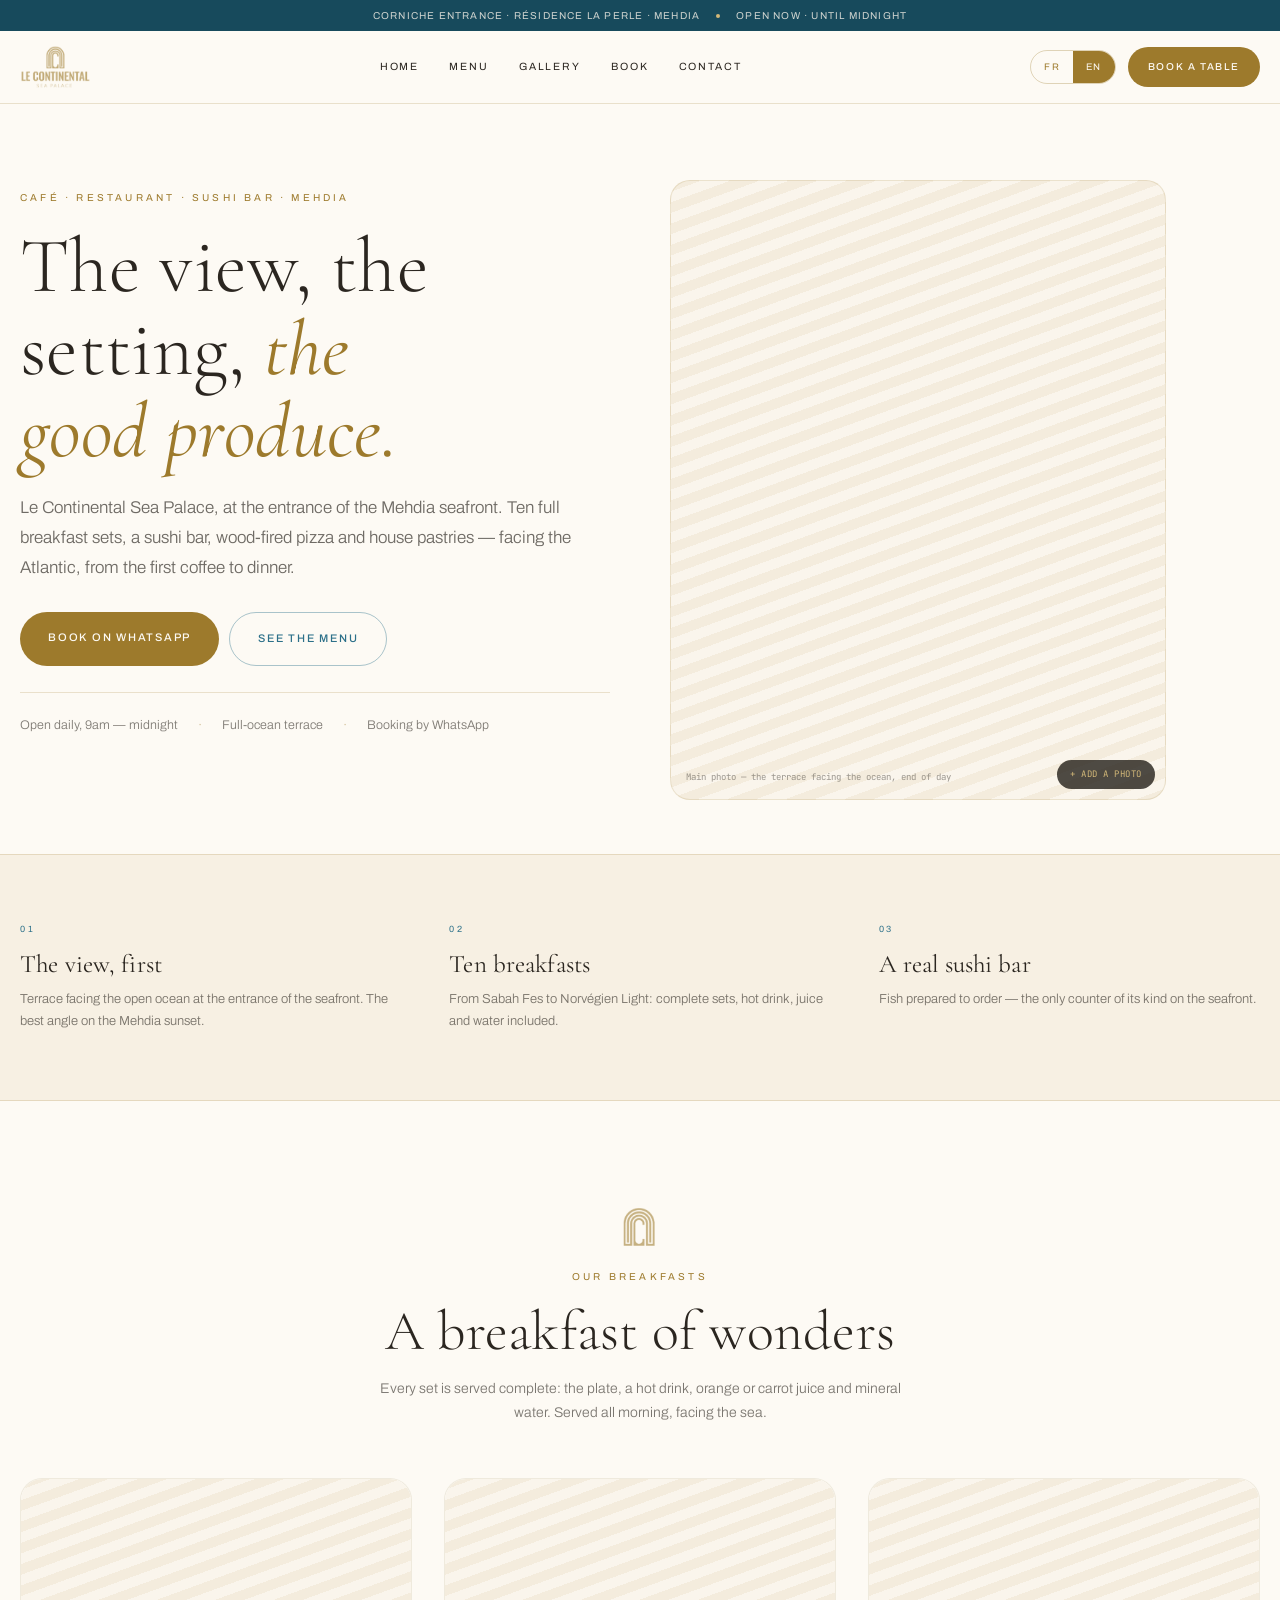
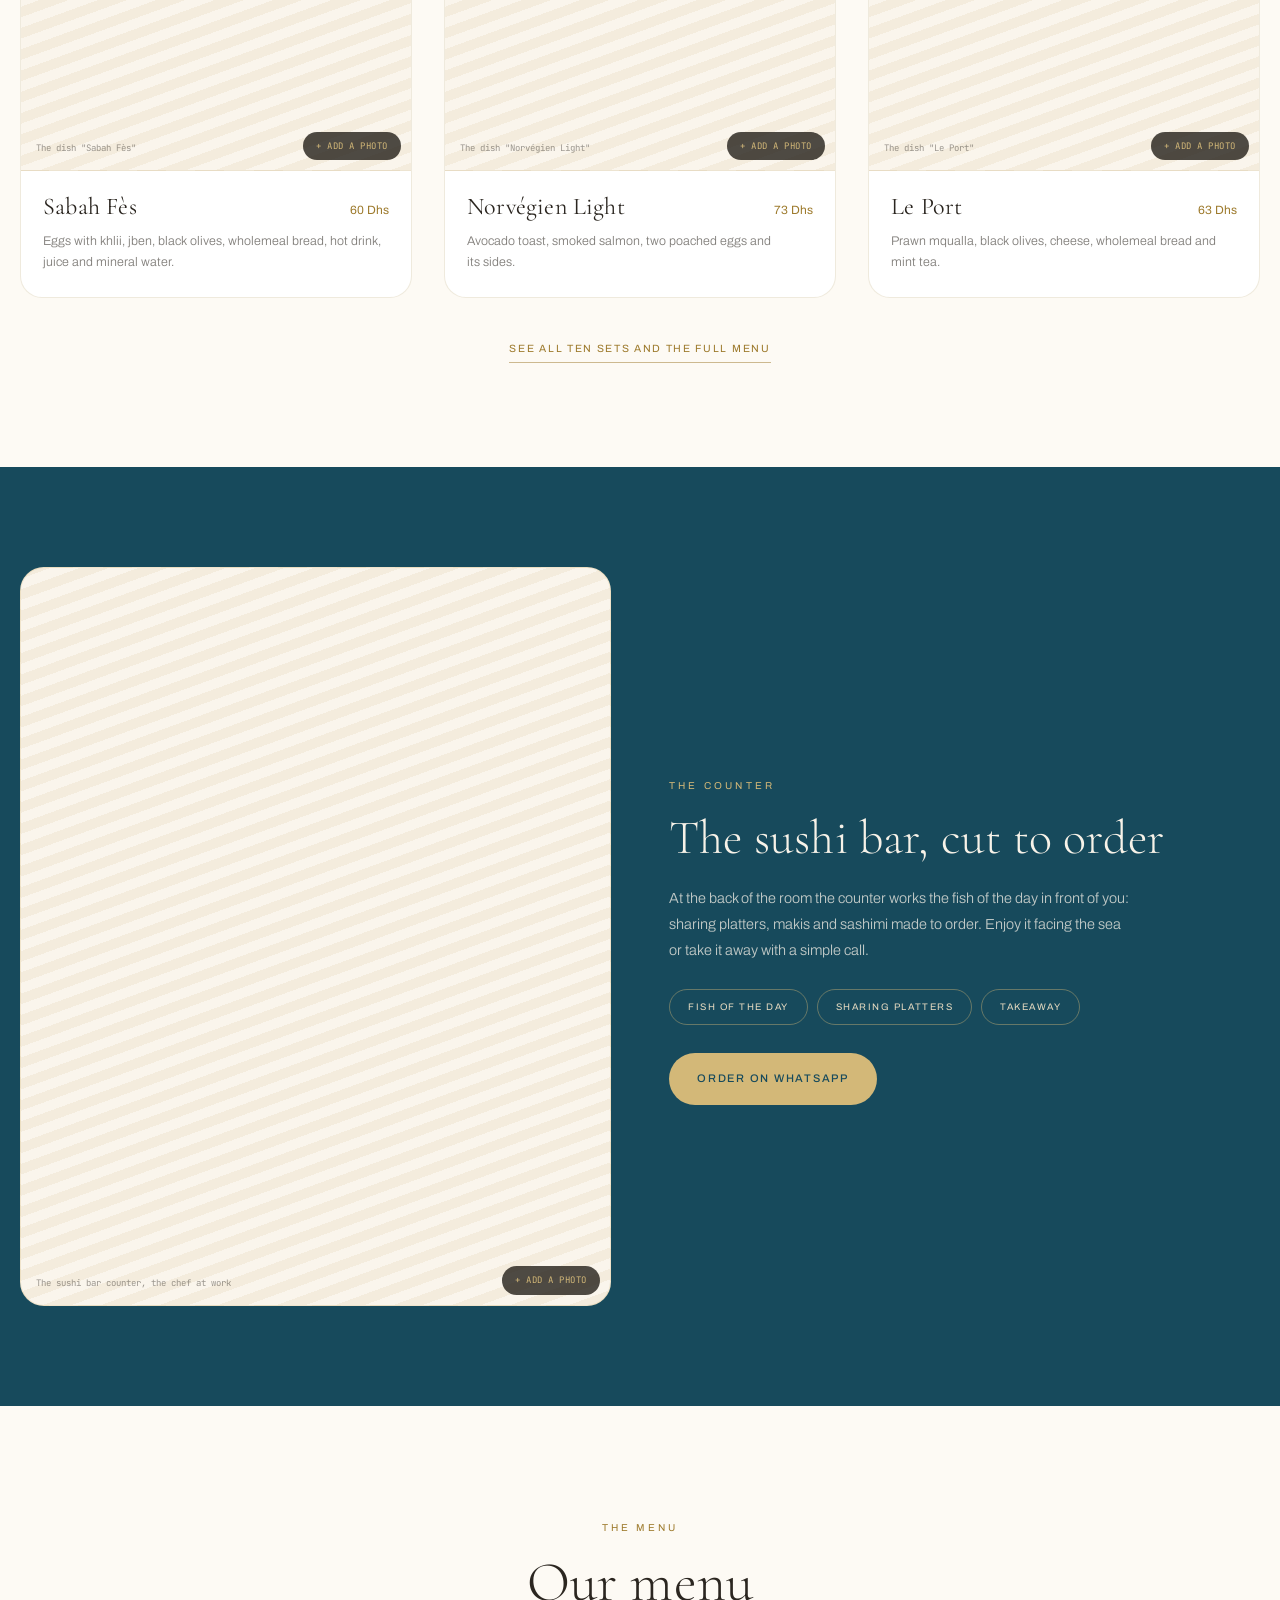
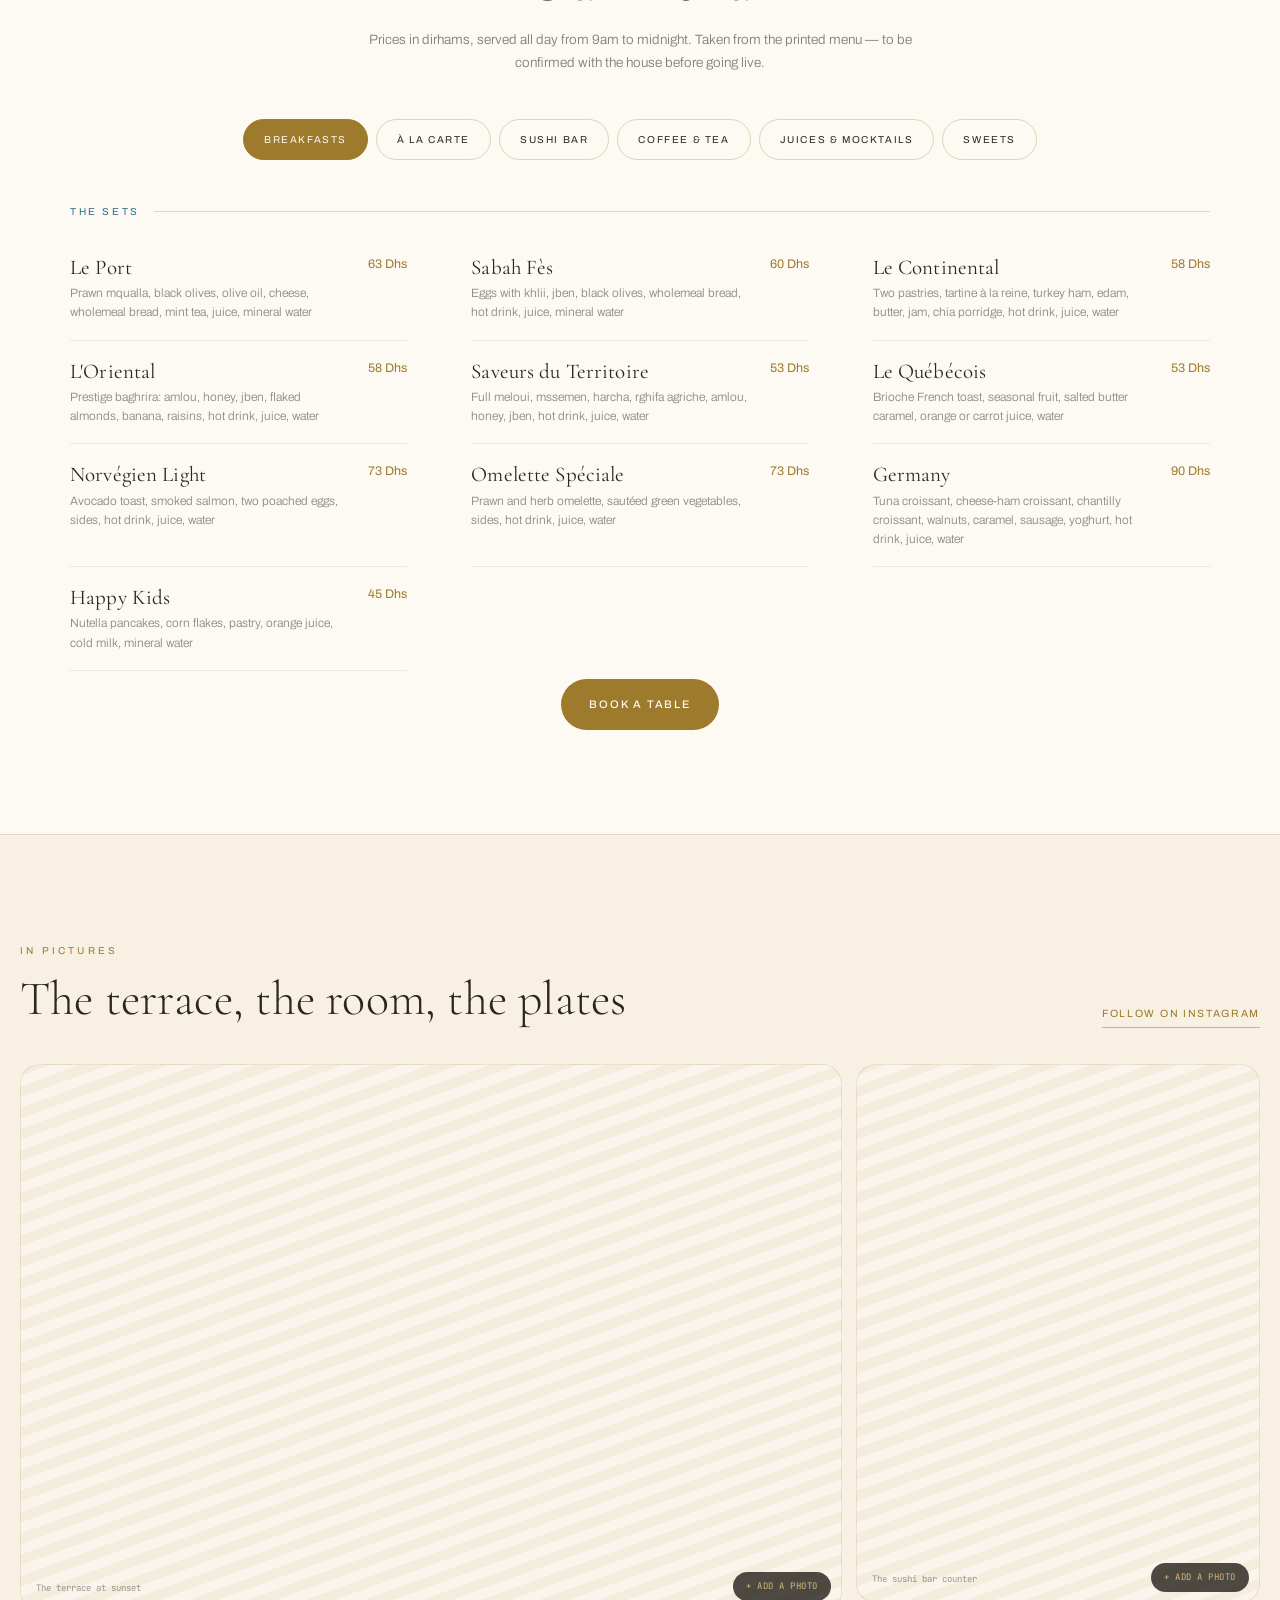
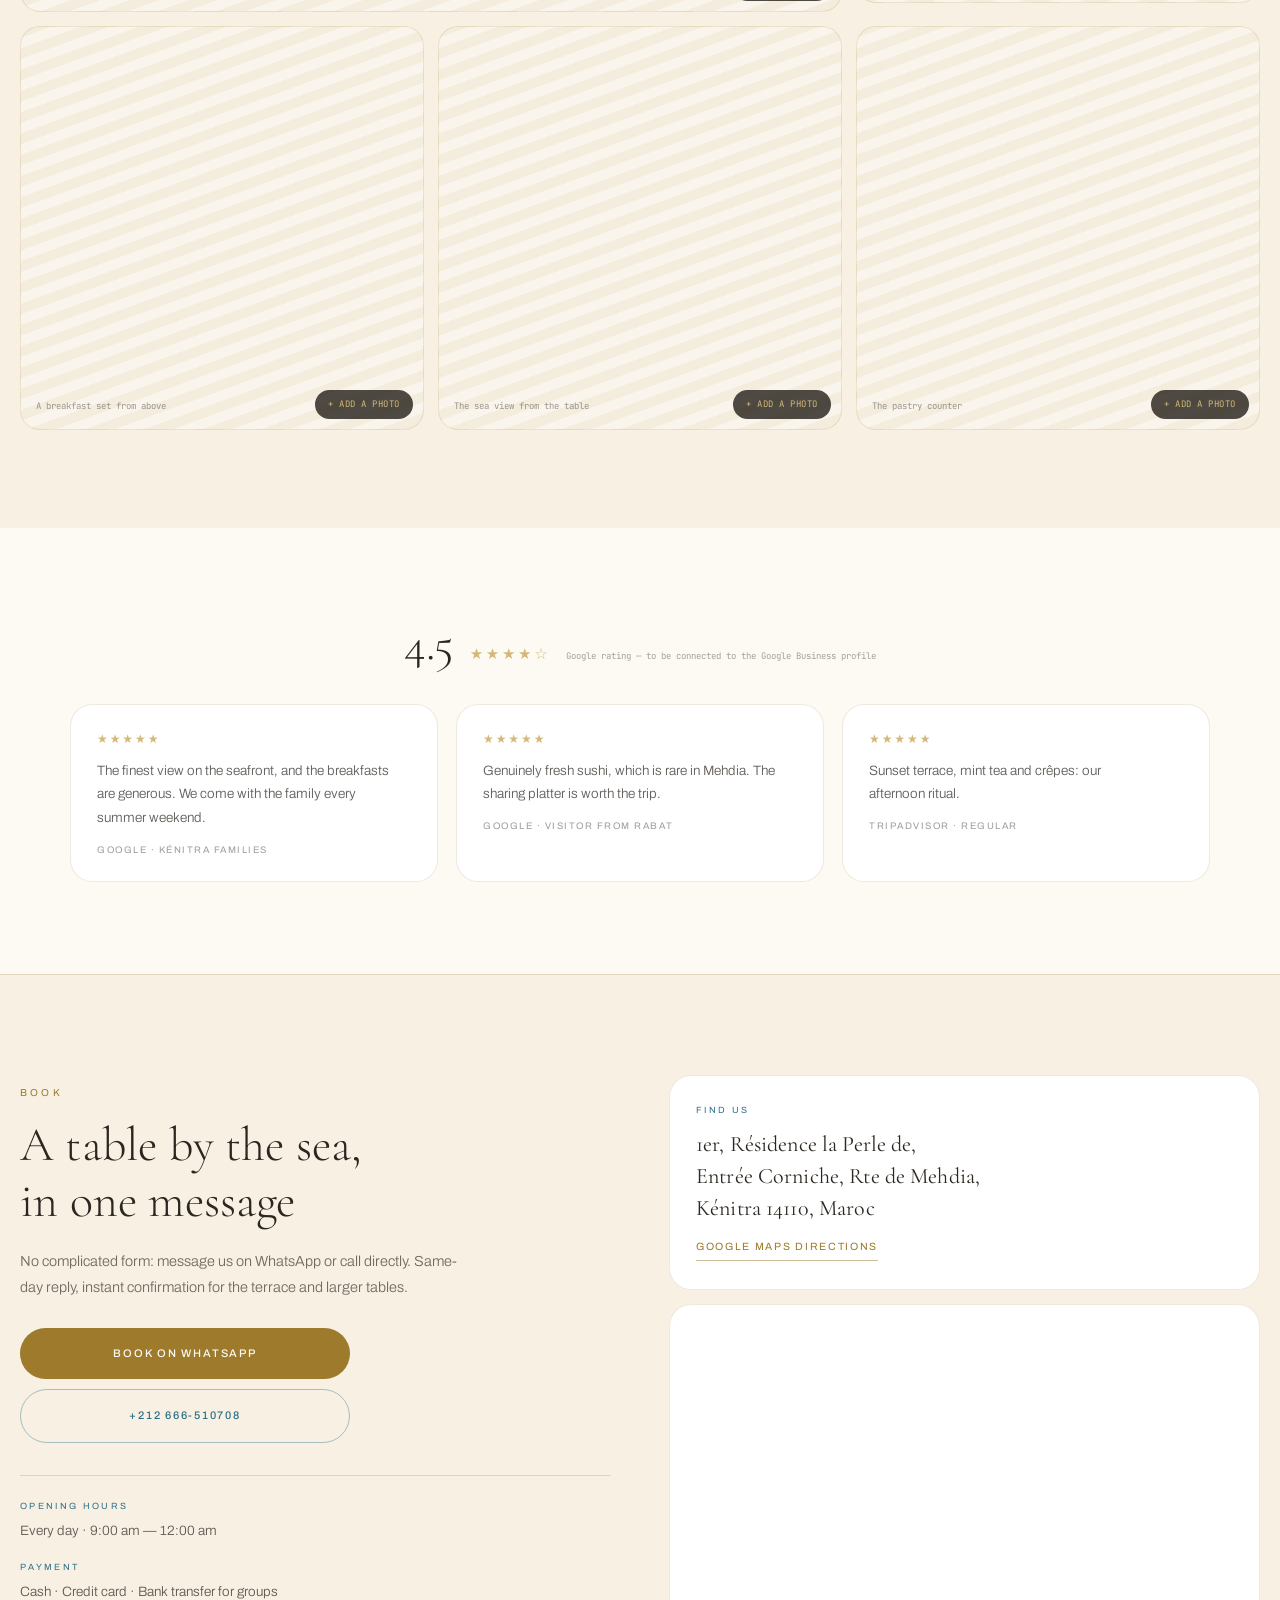
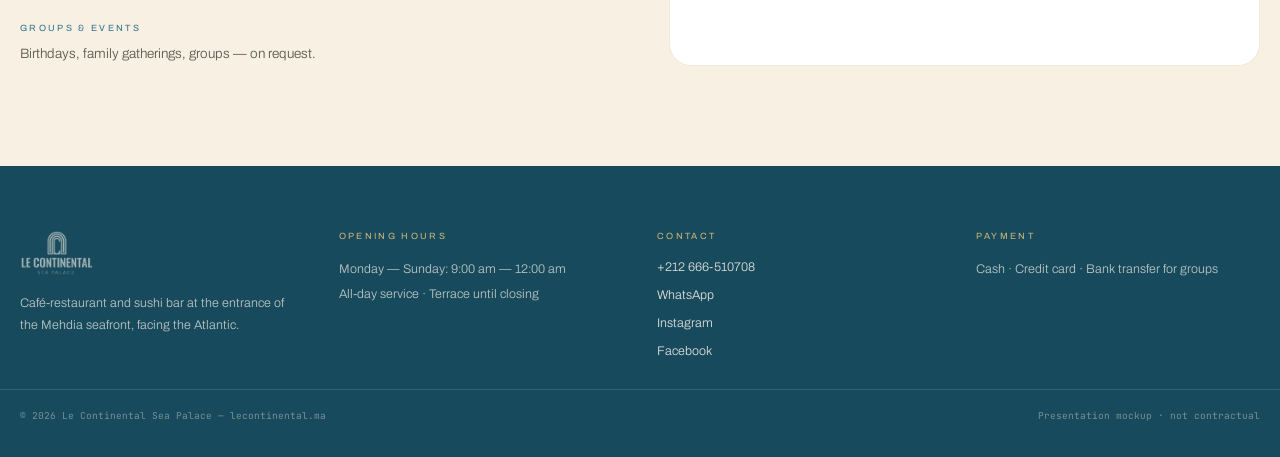
<file: en/index.html>
<!doctype html>
<html lang="en" data-lang="en">
<head>
<meta charset="utf-8">
<meta name="viewport" content="width=device-width, initial-scale=1">
<title>Le Continental Sea Palace — Restaurant &amp; Sushi Bar, Mehdia Seafront</title>
<meta name="description" content="Café-restaurant and sushi bar facing the Atlantic, at the entrance of the Mehdia seafront (Kénitra, Morocco). Ten breakfast sets, sushi, wood-fired pizza and house pastries. Book by WhatsApp or phone.">
<link rel="canonical" href="https://lecontinental.ma/en/">
<link rel="alternate" hreflang="fr" href="https://lecontinental.ma/">
<link rel="alternate" hreflang="en" href="https://lecontinental.ma/en/">
<link rel="alternate" hreflang="x-default" href="https://lecontinental.ma/">

<link rel="icon" type="image/png" sizes="32x32" href="../favicon-32.png">
<link rel="icon" type="image/png" sizes="16x16" href="../favicon-16.png">
<link rel="apple-touch-icon" href="../apple-touch-icon.png">

<meta property="og:type" content="website">
<meta property="og:site_name" content="Le Continental Sea Palace">
<meta property="og:title" content="Le Continental Sea Palace — Restaurant &amp; Sushi Bar, Mehdia Seafront">
<meta property="og:description" content="Café-restaurant and sushi bar facing the Atlantic, at the entrance of the Mehdia seafront (Kénitra, Morocco). Ten breakfast sets, sushi, wood-fired pizza and house pastries. Book by WhatsApp or phone.">
<meta property="og:image" content="https://lecontinental.ma/og.jpg">
<meta property="og:image:width" content="1200">
<meta property="og:image:height" content="630">
<meta property="og:url" content="https://lecontinental.ma/en/">
<meta property="og:locale" content="en_US">
<meta name="twitter:card" content="summary_large_image">

<link rel="preconnect" href="https://fonts.googleapis.com">
<link rel="preconnect" href="https://fonts.gstatic.com" crossorigin>
<link href="https://fonts.googleapis.com/css2?family=Cormorant+Garamond:ital,wght@0,300;0,400;0,500;0,600;1,300;1,400&family=Archivo:wght@300;400;500;600&family=JetBrains+Mono:wght@400&display=swap" rel="stylesheet">

<link rel="stylesheet" href="../css/style.css">

<script type="application/ld+json">{"@context":"https://schema.org","@type":"Restaurant","name":"Le Continental Sea Palace","image":"https://lecontinental.ma/og.jpg","telephone":"+212666510708","priceRange":"$$","servesCuisine":["Marocaine","Japonaise","Internationale"],"address":{"@type":"PostalAddress","streetAddress":"1er, Résidence la Perle de, Entrée Corniche, Rte de Mehdia","addressLocality":"Kénitra","postalCode":"14110","addressCountry":"MA"},"openingHoursSpecification":{"@type":"OpeningHoursSpecification","dayOfWeek":["Monday","Tuesday","Wednesday","Thursday","Friday","Saturday","Sunday"],"opens":"09:00","closes":"00:00"},"sameAs":["https://www.instagram.com/lecontinentalseapalace/","https://www.facebook.com/"],"hasMenu":"https://lecontinental.ma/#carte","url":"https://lecontinental.ma/en/"}</script>
</head>
<body>

<div class="topbar">
  <span>Corniche entrance · Résidence la Perle · Mehdia</span>
  <span class="dot" aria-hidden="true"></span>
  <span id="open-badge">Every day · 9:00 am — 12:00 am</span>
</div>

<header class="site-header">
  <div class="wrap header-inner">
    <a href="#top" class="logo-link"><img src="../assets/logo-lockup-gold.png" alt="Le Continental Sea Palace" width="220" height="44" class="logo-img"></a>
    <nav class="nav-desktop" aria-label="Main navigation">
      <a href="#top">Home</a>
      <a href="#carte">Menu</a>
      <a href="#galerie">Gallery</a>
      <a href="#reservation">Book</a>
      <a href="#contact">Contact</a>
    </nav>
    <div class="header-actions">
      <div class="lang-switch" role="group" aria-label="Language">
        <a href="/" class="lang-btn">FR</a>
        <a href="/en/" class="lang-btn active" aria-current="page">EN</a>
      </div>
      <a href="https://wa.me/212666510708?text=Hello%2C%20I%20would%20like%20to%20book%20a%20table%20at%20Le%20Continental%20Sea%20Palace." target="_blank" rel="noopener" class="btn btn-primary cta-desktop">Book a table</a>
      <button type="button" class="burger" id="burger-btn" aria-label="Menu" aria-expanded="false" aria-controls="mobile-nav">≡</button>
    </div>
  </div>
  <nav id="mobile-nav" class="mobile-nav" aria-label="Mobile navigation" hidden>
    <a href="#top" class="mobile-link">Home</a>
    <a href="#carte" class="mobile-link">Menu</a>
    <a href="#galerie" class="mobile-link">Gallery</a>
    <a href="#reservation" class="mobile-link">Book</a>
    <a href="#contact" class="mobile-link">Contact</a>
  </nav>
</header>
<main>

<section id="top" class="hero">
  <div class="wrap hero-grid">
    <div class="hero-copy">
      <p class="kicker">Café · Restaurant · Sushi bar · Mehdia</p>
      <h1><span>The view, the setting,</span> <em>the good produce.</em></h1>
      <p class="hero-sub">Le Continental Sea Palace, at the entrance of the Mehdia seafront. Ten full breakfast sets, a sushi bar, wood-fired pizza and house pastries — facing the Atlantic, from the first coffee to dinner.</p>
      <div class="hero-ctas">
        <a href="https://wa.me/212666510708?text=Hello%2C%20I%20would%20like%20to%20book%20a%20table%20at%20Le%20Continental%20Sea%20Palace." target="_blank" rel="noopener" class="btn btn-primary">Book on WhatsApp</a>
        <a href="#carte" class="btn btn-ghost">See the menu</a>
      </div>
      <div class="hero-facts">
        <span>Open daily, 9am — midnight</span><span class="sep">·</span><span>Full-ocean terrace</span><span class="sep">·</span><span>Booking by WhatsApp</span>
      </div>
    </div>
    <div class="hero-media">
      <div class="media-slot hero-media-main" style="aspect-ratio:4/5" data-slot-key="photos/hero-terrasse" data-caption="Main photo — the terrace facing the ocean, end of day"><span>Main photo — the terrace facing the ocean, end of day</span></div>
    </div>
  </div>
</section>

<section class="pillars">
  <div class="wrap pillars-grid">
    <div><div class="pillar-num">01</div><h3 class="pillar-title">The view, first</h3><p class="pillar-desc">Terrace facing the open ocean at the entrance of the seafront. The best angle on the Mehdia sunset.</p></div>
    <div><div class="pillar-num">02</div><h3 class="pillar-title">Ten breakfasts</h3><p class="pillar-desc">From Sabah Fes to Norvégien Light: complete sets, hot drink, juice and water included.</p></div>
    <div><div class="pillar-num">03</div><h3 class="pillar-title">A real sushi bar</h3><p class="pillar-desc">Fish prepared to order — the only counter of its kind on the seafront.</p></div>
  </div>
</section>

<section class="breakfasts">
  <div class="wrap">
    <div class="section-head">
      <img src="../assets/logo-mark-gold.png" alt="" width="66" height="48" class="mark">
      <p class="kicker">Our breakfasts</p>
      <h2>A breakfast of wonders</h2>
      <p class="section-sub">Every set is served complete: the plate, a hot drink, orange or carrot juice and mineral water. Served all morning, facing the sea.</p>
    </div>
    <div class="bf-grid">
      <div class="card bf-card">
        <div class="media-slot" data-slot-key="photos/petit-dej-sabah-fes" data-caption="The dish "Sabah Fès""><span>The dish "Sabah Fès"</span></div>
        <div class="bf-body">
          <div class="bf-row"><h3 class="bf-name">Sabah Fès</h3><span class="bf-price">60 Dhs</span></div>
          <p class="bf-desc">Eggs with khlii, jben, black olives, wholemeal bread, hot drink, juice and mineral water.</p>
        </div>
      </div>
      <div class="card bf-card">
        <div class="media-slot" data-slot-key="photos/petit-dej-norvegien" data-caption="The dish "Norvégien Light""><span>The dish "Norvégien Light"</span></div>
        <div class="bf-body">
          <div class="bf-row"><h3 class="bf-name">Norvégien Light</h3><span class="bf-price">73 Dhs</span></div>
          <p class="bf-desc">Avocado toast, smoked salmon, two poached eggs and its sides.</p>
        </div>
      </div>
      <div class="card bf-card">
        <div class="media-slot" data-slot-key="photos/petit-dej-le-port" data-caption="The dish "Le Port""><span>The dish "Le Port"</span></div>
        <div class="bf-body">
          <div class="bf-row"><h3 class="bf-name">Le Port</h3><span class="bf-price">63 Dhs</span></div>
          <p class="bf-desc">Prawn mqualla, black olives, cheese, wholemeal bread and mint tea.</p>
        </div>
      </div>
    </div>
    <div class="bf-cta-wrap"><a href="#carte" class="underline-link">See all ten sets and the full menu</a></div>
  </div>
</section>

<section class="sushi">
  <div class="wrap sushi-grid">
    <div class="media-slot media-slot--on-blue sushi-media" data-slot-key="photos/sushi-comptoir" data-caption="The sushi bar counter, the chef at work"><span>The sushi bar counter, the chef at work</span></div>
    <div>
      <p class="kicker kicker-on-blue">The counter</p>
      <h3 class="sushi-title">The sushi bar, cut to order</h3>
      <p class="sushi-body">At the back of the room the counter works the fish of the day in front of you: sharing platters, makis and sashimi made to order. Enjoy it facing the sea or take it away with a simple call.</p>
      <div class="sushi-tags">
        <span class="chip">Fish of the day</span>
        <span class="chip">Sharing platters</span>
        <span class="chip">Takeaway</span>
      </div>
      <a href="https://wa.me/212666510708?text=Hello%2C%20I%20would%20like%20to%20book%20a%20table%20at%20Le%20Continental%20Sea%20Palace." target="_blank" rel="noopener" class="btn btn-on-blue">Order on WhatsApp</a>
    </div>
  </div>
</section>

<section id="carte" class="menu">
  <div class="wrap-narrow">
    <div class="section-head">
      <p class="kicker">The menu</p>
      <h2>Our menu</h2>
      <p class="section-sub">Prices in dirhams, served all day from 9am to midnight. Taken from the printed menu — to be confirmed with the house before going live.</p>
    </div>
    <div class="tabs" role="tablist" aria-label="Menu categories">
      <button type="button" class="pill" role="tab" data-cat-btn="dej" aria-selected="true" aria-controls="panel-dej" id="tab-dej">Breakfasts</button>
      <button type="button" class="pill" role="tab" data-cat-btn="carte" aria-selected="false" aria-controls="panel-carte" id="tab-carte">À la carte</button>
      <button type="button" class="pill" role="tab" data-cat-btn="sushi" aria-selected="false" aria-controls="panel-sushi" id="tab-sushi">Sushi bar</button>
      <button type="button" class="pill" role="tab" data-cat-btn="cafe" aria-selected="false" aria-controls="panel-cafe" id="tab-cafe">Coffee &amp; tea</button>
      <button type="button" class="pill" role="tab" data-cat-btn="jus" aria-selected="false" aria-controls="panel-jus" id="tab-jus">Juices &amp; mocktails</button>
      <button type="button" class="pill" role="tab" data-cat-btn="sucre" aria-selected="false" aria-controls="panel-sucre" id="tab-sucre">Sweets</button>
    </div>
    <div class="menu-panel" data-cat-panel="dej" role="tabpanel" id="panel-dej" aria-labelledby="tab-dej">
        <div class="menu-group">
          <div class="menu-group-head"><div class="menu-group-title">The sets</div><div class="menu-group-rule"></div></div>
          <div class="menu-items">
          <div class="menu-item">
            <div>
              <div class="menu-item-name">Le Port</div>
              <div class="menu-item-desc">Prawn mqualla, black olives, olive oil, cheese, wholemeal bread, mint tea, juice, mineral water</div>
            </div>
            <div class="menu-item-price">63 Dhs</div>
          </div>
          <div class="menu-item">
            <div>
              <div class="menu-item-name">Sabah Fès</div>
              <div class="menu-item-desc">Eggs with khlii, jben, black olives, wholemeal bread, hot drink, juice, mineral water</div>
            </div>
            <div class="menu-item-price">60 Dhs</div>
          </div>
          <div class="menu-item">
            <div>
              <div class="menu-item-name">Le Continental</div>
              <div class="menu-item-desc">Two pastries, tartine à la reine, turkey ham, edam, butter, jam, chia porridge, hot drink, juice, water</div>
            </div>
            <div class="menu-item-price">58 Dhs</div>
          </div>
          <div class="menu-item">
            <div>
              <div class="menu-item-name">L'Oriental</div>
              <div class="menu-item-desc">Prestige baghrira: amlou, honey, jben, flaked almonds, banana, raisins, hot drink, juice, water</div>
            </div>
            <div class="menu-item-price">58 Dhs</div>
          </div>
          <div class="menu-item">
            <div>
              <div class="menu-item-name">Saveurs du Territoire</div>
              <div class="menu-item-desc">Full meloui, mssemen, harcha, rghifa agriche, amlou, honey, jben, hot drink, juice, water</div>
            </div>
            <div class="menu-item-price">53 Dhs</div>
          </div>
          <div class="menu-item">
            <div>
              <div class="menu-item-name">Le Québécois</div>
              <div class="menu-item-desc">Brioche French toast, seasonal fruit, salted butter caramel, orange or carrot juice, water</div>
            </div>
            <div class="menu-item-price">53 Dhs</div>
          </div>
          <div class="menu-item">
            <div>
              <div class="menu-item-name">Norvégien Light</div>
              <div class="menu-item-desc">Avocado toast, smoked salmon, two poached eggs, sides, hot drink, juice, water</div>
            </div>
            <div class="menu-item-price">73 Dhs</div>
          </div>
          <div class="menu-item">
            <div>
              <div class="menu-item-name">Omelette Spéciale</div>
              <div class="menu-item-desc">Prawn and herb omelette, sautéed green vegetables, sides, hot drink, juice, water</div>
            </div>
            <div class="menu-item-price">73 Dhs</div>
          </div>
          <div class="menu-item">
            <div>
              <div class="menu-item-name">Germany</div>
              <div class="menu-item-desc">Tuna croissant, cheese-ham croissant, chantilly croissant, walnuts, caramel, sausage, yoghurt, hot drink, juice, water</div>
            </div>
            <div class="menu-item-price">90 Dhs</div>
          </div>
          <div class="menu-item">
            <div>
              <div class="menu-item-name">Happy Kids</div>
              <div class="menu-item-desc">Nutella pancakes, corn flakes, pastry, orange juice, cold milk, mineral water</div>
            </div>
            <div class="menu-item-price">45 Dhs</div>
          </div>
          </div>
          
        </div>
      </div>
      <div class="menu-panel" data-cat-panel="carte" role="tabpanel" id="panel-carte" aria-labelledby="tab-carte" hidden>
        <div class="menu-group">
          <div class="menu-group-head"><div class="menu-group-title">À la carte</div><div class="menu-group-rule"></div></div>
          <div class="menu-items">
          <div class="menu-item">
            <div>
              <div class="menu-item-name">Moroccan plate</div>
              
            </div>
            <div class="menu-item-price">30 Dhs</div>
          </div>
          <div class="menu-item">
            <div>
              <div class="menu-item-name">Cheese and mushroom omelette</div>
              
            </div>
            <div class="menu-item-price">30 Dhs</div>
          </div>
          <div class="menu-item">
            <div>
              <div class="menu-item-name">Croque-monsieur</div>
              
            </div>
            <div class="menu-item-price">35 Dhs</div>
          </div>
          <div class="menu-item">
            <div>
              <div class="menu-item-name">Chia energy bowl, seasonal fruit</div>
              
            </div>
            <div class="menu-item-price">35 Dhs</div>
          </div>
          <div class="menu-item">
            <div>
              <div class="menu-item-name">Khlii omelette</div>
              
            </div>
            <div class="menu-item-price">40 Dhs</div>
          </div>
          <div class="menu-item">
            <div>
              <div class="menu-item-name">Prestige baghrir</div>
              
            </div>
            <div class="menu-item-price">40 Dhs</div>
          </div>
          </div>
          
        </div>
      </div>
      <div class="menu-panel" data-cat-panel="sushi" role="tabpanel" id="panel-sushi" aria-labelledby="tab-sushi" hidden>
        <div class="menu-group">
          <div class="menu-group-head"><div class="menu-group-title">Sushi bar</div><div class="menu-group-rule"></div></div>
          <div class="menu-items">
          
          </div>
          <div class="menu-note">Sushi menu still to be collected from the house — the page structure is ready, only the dishes and prices need to be added.</div>
        </div>
      </div>
      <div class="menu-panel" data-cat-panel="cafe" role="tabpanel" id="panel-cafe" aria-labelledby="tab-cafe" hidden>
        <div class="menu-group">
          <div class="menu-group-head"><div class="menu-group-title">The classics</div><div class="menu-group-rule"></div></div>
          <div class="menu-items">
          <div class="menu-item">
            <div>
              <div class="menu-item-name">Espresso</div>
              
            </div>
            <div class="menu-item-price">25 Dhs</div>
          </div>
          <div class="menu-item">
            <div>
              <div class="menu-item-name">Americano</div>
              
            </div>
            <div class="menu-item-price">28 Dhs</div>
          </div>
          <div class="menu-item">
            <div>
              <div class="menu-item-name">Nespresso</div>
              
            </div>
            <div class="menu-item-price">30 Dhs</div>
          </div>
          <div class="menu-item">
            <div>
              <div class="menu-item-name">Double espresso</div>
              
            </div>
            <div class="menu-item-price">30 Dhs</div>
          </div>
          <div class="menu-item">
            <div>
              <div class="menu-item-name">Café crème</div>
              
            </div>
            <div class="menu-item-price">30 Dhs</div>
          </div>
          <div class="menu-item">
            <div>
              <div class="menu-item-name">Café latte</div>
              
            </div>
            <div class="menu-item-price">32 Dhs</div>
          </div>
          <div class="menu-item">
            <div>
              <div class="menu-item-name">Cappuccino</div>
              
            </div>
            <div class="menu-item-price">35 Dhs</div>
          </div>
          <div class="menu-item">
            <div>
              <div class="menu-item-name">Hot chocolate</div>
              
            </div>
            <div class="menu-item-price">35 Dhs</div>
          </div>
          <div class="menu-item">
            <div>
              <div class="menu-item-name">Viennese cappuccino</div>
              
            </div>
            <div class="menu-item-price">40 Dhs</div>
          </div>
          <div class="menu-item">
            <div>
              <div class="menu-item-name">Viennese chocolate</div>
              
            </div>
            <div class="menu-item-price">40 Dhs</div>
          </div>
          <div class="menu-item">
            <div>
              <div class="menu-item-name">Double nespresso</div>
              
            </div>
            <div class="menu-item-price">40 Dhs</div>
          </div>
          <div class="menu-item">
            <div>
              <div class="menu-item-name">Chocolate fondue</div>
              
            </div>
            <div class="menu-item-price">50 Dhs</div>
          </div>
          </div>
          
        </div>
        <div class="menu-group">
          <div class="menu-group-head"><div class="menu-group-title">Teas and infusions</div><div class="menu-group-rule"></div></div>
          <div class="menu-items">
          <div class="menu-item">
            <div>
              <div class="menu-item-name">Moroccan mint tea</div>
              
            </div>
            <div class="menu-item-price">25 Dhs</div>
          </div>
          <div class="menu-item">
            <div>
              <div class="menu-item-name">Black tea, lemon</div>
              
            </div>
            <div class="menu-item-price">27 Dhs</div>
          </div>
          <div class="menu-item">
            <div>
              <div class="menu-item-name">Tchaba tea</div>
              
            </div>
            <div class="menu-item-price">35 Dhs</div>
          </div>
          <div class="menu-item">
            <div>
              <div class="menu-item-name">Verbena</div>
              
            </div>
            <div class="menu-item-price">25 Dhs</div>
          </div>
          </div>
          
        </div>
        <div class="menu-group">
          <div class="menu-group-head"><div class="menu-group-title">Iced coffee</div><div class="menu-group-rule"></div></div>
          <div class="menu-items">
          <div class="menu-item">
            <div>
              <div class="menu-item-name">Iced coffee</div>
              <div class="menu-item-desc">Espresso shot over ice</div>
            </div>
            <div class="menu-item-price">35 Dhs</div>
          </div>
          <div class="menu-item">
            <div>
              <div class="menu-item-name">Flavoured iced coffee</div>
              <div class="menu-item-desc">Vanilla or caramel</div>
            </div>
            <div class="menu-item-price">42 Dhs</div>
          </div>
          <div class="menu-item">
            <div>
              <div class="menu-item-name">Iced latte</div>
              <div class="menu-item-desc">Milk, espresso shot and ice</div>
            </div>
            <div class="menu-item-price">42 Dhs</div>
          </div>
          <div class="menu-item">
            <div>
              <div class="menu-item-name">Flavoured iced latte</div>
              <div class="menu-item-desc">Vanilla or caramel</div>
            </div>
            <div class="menu-item-price">47 Dhs</div>
          </div>
          </div>
          
        </div>
        <div class="menu-group">
          <div class="menu-group-head"><div class="menu-group-title">Soft drinks</div><div class="menu-group-rule"></div></div>
          <div class="menu-items">
          <div class="menu-item">
            <div>
              <div class="menu-item-name">Soda</div>
              
            </div>
            <div class="menu-item-price">20 Dhs</div>
          </div>
          <div class="menu-item">
            <div>
              <div class="menu-item-name">Orangina</div>
              
            </div>
            <div class="menu-item-price">25 Dhs</div>
          </div>
          <div class="menu-item">
            <div>
              <div class="menu-item-name">Energy drink</div>
              
            </div>
            <div class="menu-item-price">45 Dhs</div>
          </div>
          <div class="menu-item">
            <div>
              <div class="menu-item-name">Oulmès</div>
              
            </div>
            <div class="menu-item-price">18 Dhs</div>
          </div>
          <div class="menu-item">
            <div>
              <div class="menu-item-name">Oulmès 75 cl</div>
              
            </div>
            <div class="menu-item-price">30 Dhs</div>
          </div>
          <div class="menu-item">
            <div>
              <div class="menu-item-name">Mineral water 50 cl</div>
              
            </div>
            <div class="menu-item-price">20 Dhs</div>
          </div>
          <div class="menu-item">
            <div>
              <div class="menu-item-name">Mineral water 75 cl</div>
              
            </div>
            <div class="menu-item-price">28 Dhs</div>
          </div>
          </div>
          
        </div>
      </div>
      <div class="menu-panel" data-cat-panel="jus" role="tabpanel" id="panel-jus" aria-labelledby="tab-jus" hidden>
        <div class="menu-group">
          <div class="menu-group-head"><div class="menu-group-title">Fresh pressed juices</div><div class="menu-group-rule"></div></div>
          <div class="menu-items">
          <div class="menu-item">
            <div>
              <div class="menu-item-name">Lemon juice</div>
              
            </div>
            <div class="menu-item-price">30 Dhs</div>
          </div>
          <div class="menu-item">
            <div>
              <div class="menu-item-name">Orange juice</div>
              
            </div>
            <div class="menu-item-price">30 Dhs</div>
          </div>
          <div class="menu-item">
            <div>
              <div class="menu-item-name">Carrot juice</div>
              
            </div>
            <div class="menu-item-price">30 Dhs</div>
          </div>
          <div class="menu-item">
            <div>
              <div class="menu-item-name">Banana juice</div>
              
            </div>
            <div class="menu-item-price">33 Dhs</div>
          </div>
          <div class="menu-item">
            <div>
              <div class="menu-item-name">Apple juice</div>
              
            </div>
            <div class="menu-item-price">33 Dhs</div>
          </div>
          <div class="menu-item">
            <div>
              <div class="menu-item-name">Strawberry juice</div>
              
            </div>
            <div class="menu-item-price">35 Dhs</div>
          </div>
          <div class="menu-item">
            <div>
              <div class="menu-item-name">Kiwi juice</div>
              
            </div>
            <div class="menu-item-price">40 Dhs</div>
          </div>
          <div class="menu-item">
            <div>
              <div class="menu-item-name">Mango juice</div>
              
            </div>
            <div class="menu-item-price">40 Dhs</div>
          </div>
          <div class="menu-item">
            <div>
              <div class="menu-item-name">Pineapple juice</div>
              
            </div>
            <div class="menu-item-price">40 Dhs</div>
          </div>
          <div class="menu-item">
            <div>
              <div class="menu-item-name">Avocado juice</div>
              
            </div>
            <div class="menu-item-price">40 Dhs</div>
          </div>
          <div class="menu-item">
            <div>
              <div class="menu-item-name">Blueberry juice</div>
              
            </div>
            <div class="menu-item-price">45 Dhs</div>
          </div>
          <div class="menu-item">
            <div>
              <div class="menu-item-name">Raspberry juice</div>
              
            </div>
            <div class="menu-item-price">45 Dhs</div>
          </div>
          </div>
          
        </div>
        <div class="menu-group">
          <div class="menu-group-head"><div class="menu-group-title">Escale exotique</div><div class="menu-group-rule"></div></div>
          <div class="menu-items">
          <div class="menu-item">
            <div>
              <div class="menu-item-name">Traditionnel</div>
              <div class="menu-item-desc">Orange, carrot, orange blossom water</div>
            </div>
            <div class="menu-item-price">50 Dhs</div>
          </div>
          <div class="menu-item">
            <div>
              <div class="menu-item-name">Exotique</div>
              <div class="menu-item-desc">Orange, pineapple, mango</div>
            </div>
            <div class="menu-item-price">55 Dhs</div>
          </div>
          <div class="menu-item">
            <div>
              <div class="menu-item-name">Piña colada</div>
              <div class="menu-item-desc">Coconut milk, pineapple juice</div>
            </div>
            <div class="menu-item-price">55 Dhs</div>
          </div>
          <div class="menu-item">
            <div>
              <div class="menu-item-name">Hawaï</div>
              <div class="menu-item-desc">Pineapple, passion fruit, blue syrup</div>
            </div>
            <div class="menu-item-price">65 Dhs</div>
          </div>
          <div class="menu-item">
            <div>
              <div class="menu-item-name">Maui</div>
              <div class="menu-item-desc">Peach, pineapple, pistachio, coconut milk, mint</div>
            </div>
            <div class="menu-item-price">65 Dhs</div>
          </div>
          <div class="menu-item">
            <div>
              <div class="menu-item-name">Panaché Le Continental</div>
              
            </div>
            <div class="menu-item-price">70 Dhs</div>
          </div>
          </div>
          
        </div>
        <div class="menu-group">
          <div class="menu-group-head"><div class="menu-group-title">Our mojitos</div><div class="menu-group-rule"></div></div>
          <div class="menu-items">
          <div class="menu-item">
            <div>
              <div class="menu-item-name">Classic mojito</div>
              
            </div>
            <div class="menu-item-price">40 Dhs</div>
          </div>
          <div class="menu-item">
            <div>
              <div class="menu-item-name">Red mojito</div>
              
            </div>
            <div class="menu-item-price">45 Dhs</div>
          </div>
          <div class="menu-item">
            <div>
              <div class="menu-item-name">Green mojito</div>
              
            </div>
            <div class="menu-item-price">45 Dhs</div>
          </div>
          <div class="menu-item">
            <div>
              <div class="menu-item-name">Tropical mojito</div>
              
            </div>
            <div class="menu-item-price">50 Dhs</div>
          </div>
          <div class="menu-item">
            <div>
              <div class="menu-item-name">Red Bull mojito</div>
              
            </div>
            <div class="menu-item-price">60 Dhs</div>
          </div>
          </div>
          
        </div>
        <div class="menu-group">
          <div class="menu-group-head"><div class="menu-group-title">Pause fraîcheur</div><div class="menu-group-rule"></div></div>
          <div class="menu-items">
          <div class="menu-item">
            <div>
              <div class="menu-item-name">Sunrise</div>
              <div class="menu-item-desc">Beetroot, apple, carrot, orange</div>
            </div>
            <div class="menu-item-price">50 Dhs</div>
          </div>
          <div class="menu-item">
            <div>
              <div class="menu-item-name">Green tropical</div>
              <div class="menu-item-desc">Green apple, kiwi, lemon, iceberg, celery</div>
            </div>
            <div class="menu-item-price">55 Dhs</div>
          </div>
          <div class="menu-item">
            <div>
              <div class="menu-item-name">Booster</div>
              
            </div>
            <div class="menu-item-price">60 Dhs</div>
          </div>
          </div>
          
        </div>
      </div>
      <div class="menu-panel" data-cat-panel="sucre" role="tabpanel" id="panel-sucre" aria-labelledby="tab-sucre" hidden>
        <div class="menu-group">
          <div class="menu-group-head"><div class="menu-group-title">Crêpes &amp; waffles</div><div class="menu-group-rule"></div></div>
          <div class="menu-items">
          <div class="menu-item">
            <div>
              <div class="menu-item-name">Nutella or caramel</div>
              
            </div>
            <div class="menu-item-price">35 Dhs</div>
          </div>
          <div class="menu-item">
            <div>
              <div class="menu-item-name">Nutella banana</div>
              
            </div>
            <div class="menu-item-price">40 Dhs</div>
          </div>
          <div class="menu-item">
            <div>
              <div class="menu-item-name">Nutella almond</div>
              
            </div>
            <div class="menu-item-price">45 Dhs</div>
          </div>
          <div class="menu-item">
            <div>
              <div class="menu-item-name">Honey and walnut</div>
              
            </div>
            <div class="menu-item-price">45 Dhs</div>
          </div>
          <div class="menu-item">
            <div>
              <div class="menu-item-name">Three chocolate flavours</div>
              
            </div>
            <div class="menu-item-price">45 Dhs</div>
          </div>
          <div class="menu-item">
            <div>
              <div class="menu-item-name">Nutella Oreo</div>
              
            </div>
            <div class="menu-item-price">50 Dhs</div>
          </div>
          <div class="menu-item">
            <div>
              <div class="menu-item-name">Lotus caramel</div>
              
            </div>
            <div class="menu-item-price">50 Dhs</div>
          </div>
          <div class="menu-item">
            <div>
              <div class="menu-item-name">Speculoos crêpe</div>
              <div class="menu-item-desc">Three chocolate flavours, Lotus biscuit, scoop of ice cream</div>
            </div>
            <div class="menu-item-price">65 Dhs</div>
          </div>
          <div class="menu-item">
            <div>
              <div class="menu-item-name">Crêpe Le Continental</div>
              <div class="menu-item-desc">Cream cheese, fruit flavours, ice cream, vanilla whipped cream</div>
            </div>
            <div class="menu-item-price">70 Dhs</div>
          </div>
          <div class="menu-item">
            <div>
              <div class="menu-item-name">Brownie-banana chocolate crêpe</div>
              <div class="menu-item-desc">Brownie, banana, cream cheese, milk, white and dark chocolate, ice cream</div>
            </div>
            <div class="menu-item-price">80 Dhs</div>
          </div>
          </div>
          
        </div>
        <div class="menu-group">
          <div class="menu-group-head"><div class="menu-group-title">Milkshakes &amp; freakshakes</div><div class="menu-group-rule"></div></div>
          <div class="menu-items">
          <div class="menu-item">
            <div>
              <div class="menu-item-name">Milkshake, your choice</div>
              
            </div>
            <div class="menu-item-price">50 Dhs</div>
          </div>
          <div class="menu-item">
            <div>
              <div class="menu-item-name">Orangeshake, your choice</div>
              
            </div>
            <div class="menu-item-price">55 Dhs</div>
          </div>
          <div class="menu-item">
            <div>
              <div class="menu-item-name">Oreo freakshake</div>
              
            </div>
            <div class="menu-item-price">60 Dhs</div>
          </div>
          <div class="menu-item">
            <div>
              <div class="menu-item-name">Lotus Biscoff freakshake</div>
              
            </div>
            <div class="menu-item-price">65 Dhs</div>
          </div>
          <div class="menu-item">
            <div>
              <div class="menu-item-name">Disney freakshake</div>
              
            </div>
            <div class="menu-item-price">65 Dhs</div>
          </div>
          <div class="menu-item">
            <div>
              <div class="menu-item-name">Berry freakshake</div>
              
            </div>
            <div class="menu-item-price">65 Dhs</div>
          </div>
          <div class="menu-item">
            <div>
              <div class="menu-item-name">Le Continental freakshake</div>
              
            </div>
            <div class="menu-item-price">70 Dhs</div>
          </div>
          </div>
          
        </div>
      </div>
    <div class="menu-cta-wrap"><a href="https://wa.me/212666510708?text=Hello%2C%20I%20would%20like%20to%20book%20a%20table%20at%20Le%20Continental%20Sea%20Palace." target="_blank" rel="noopener" class="btn btn-primary">Book a table</a></div>
  </div>
</section>

<section id="galerie" class="gallery">
  <div class="wrap">
    <div class="gallery-head">
      <div><p class="kicker">In pictures</p><h3>The terrace, the room, the plates</h3></div>
      <a href="https://www.instagram.com/lecontinentalseapalace/" target="_blank" rel="noopener" class="underline-link">Follow on Instagram</a>
    </div>
    <div class="gallery-grid">
      <div class="media-slot gal-wide" style="aspect-ratio:3/2" data-slot-key="photos/galerie/01" data-caption="The terrace at sunset"><span>The terrace at sunset</span></div>
      <div class="media-slot gal-tall" style="aspect-ratio:3/4" data-slot-key="photos/galerie/02" data-caption="The sushi bar counter"><span>The sushi bar counter</span></div>
      <div class="media-slot gal-square" style="aspect-ratio:1/1" data-slot-key="photos/galerie/03" data-caption="A breakfast set from above"><span>A breakfast set from above</span></div>
      <div class="media-slot gal-square" style="aspect-ratio:1/1" data-slot-key="photos/galerie/04" data-caption="The sea view from the table"><span>The sea view from the table</span></div>
      <div class="media-slot gal-square" style="aspect-ratio:1/1" data-slot-key="photos/galerie/05" data-caption="The pastry counter"><span>The pastry counter</span></div>
    </div>
  </div>
</section>

<section class="reviews">
  <div class="wrap-narrow">
    <div class="reviews-head">
      <div class="rating-num">4.5</div>
      <div class="stars">★★★★☆</div>
      <div class="rating-note">Google rating — to be connected to the Google Business profile</div>
    </div>
    <div class="reviews-grid">
      <div class="card review-card">
        <div class="stars stars-sm">★★★★★</div>
        <p class="review-text">The finest view on the seafront, and the breakfasts are generous. We come with the family every summer weekend.</p>
        <div class="review-who">Google · Kénitra families</div>
      </div>
      <div class="card review-card">
        <div class="stars stars-sm">★★★★★</div>
        <p class="review-text">Genuinely fresh sushi, which is rare in Mehdia. The sharing platter is worth the trip.</p>
        <div class="review-who">Google · Visitor from Rabat</div>
      </div>
      <div class="card review-card">
        <div class="stars stars-sm">★★★★★</div>
        <p class="review-text">Sunset terrace, mint tea and crêpes: our afternoon ritual.</p>
        <div class="review-who">Tripadvisor · Regular</div>
      </div>
    </div>
  </div>
</section>

<section id="reservation" class="booking">
  <div class="wrap booking-grid">
    <div class="booking-copy">
      <p class="kicker">Book</p>
      <h3>A table by the sea, in one message</h3>
      <p class="booking-body">No complicated form: message us on WhatsApp or call directly. Same-day reply, instant confirmation for the terrace and larger tables.</p>
      <div class="booking-ctas">
        <a href="https://wa.me/212666510708?text=Hello%2C%20I%20would%20like%20to%20book%20a%20table%20at%20Le%20Continental%20Sea%20Palace." target="_blank" rel="noopener" class="btn btn-primary booking-btn">Book on WhatsApp</a>
        <a href="tel:+212666510708" class="btn btn-ghost booking-btn">+212 666-510708</a>
      </div>
      <div class="booking-info">
        <div><div class="label">Opening hours</div><div class="booking-value">Every day · 9:00 am — 12:00 am</div></div>
        <div><div class="label">Payment</div><div class="booking-value">Cash · Credit card · Bank transfer for groups</div></div>
        <div><div class="label">Groups &amp; events</div><div class="booking-value">Birthdays, family gatherings, groups — on request.</div></div>
      </div>
    </div>
    <div id="contact" class="booking-contact">
      <div class="card address-card">
        <div class="label">Find us</div>
        <div class="address-lines">1er, Résidence la Perle de,<br>Entrée Corniche, Rte de Mehdia,<br>Kénitra 14110, Maroc</div>
        <a href="https://www.google.com/maps/search/?api=1&query=1er%2C%20Residence%20la%20Perle%20de%2C%20Entr%C3%A9e%20Corniche%2C%20Rte%20de%20Mehdia%2C%20K%C3%A9nitra%2014110%2C%20Maroc" target="_blank" rel="noopener" class="underline-link">Google Maps directions</a>
      </div>
      <div class="map-frame">
        <iframe src="https://www.google.com/maps?q=1er%2C%20Residence%20la%20Perle%20de%2C%20Entr%C3%A9e%20Corniche%2C%20Rte%20de%20Mehdia%2C%20K%C3%A9nitra%2014110%2C%20Maroc&z=16&output=embed" loading="lazy" title="Map"></iframe>
      </div>
    </div>
  </div>
</section>
</main>

<footer class="site-footer">
  <div class="wrap footer-grid">
    <div>
      <img src="../assets/logo-lockup-cream.png" alt="Le Continental Sea Palace" width="220" height="46" class="footer-logo">
      <p class="footer-tag">Café-restaurant and sushi bar at the entrance of the Mehdia seafront, facing the Atlantic.</p>
    </div>
    <div>
      <div class="footer-label">Opening hours</div>
      <p class="footer-text">Monday — Sunday: 9:00 am — 12:00 am<br>All-day service · Terrace until closing</p>
    </div>
    <div>
      <div class="footer-label">Contact</div>
      <div class="footer-links">
        <a href="tel:+212666510708">+212 666-510708</a>
        <a href="https://wa.me/212666510708?text=Hello%2C%20I%20would%20like%20to%20book%20a%20table%20at%20Le%20Continental%20Sea%20Palace." target="_blank" rel="noopener">WhatsApp</a>
        <a href="https://www.instagram.com/lecontinentalseapalace/" target="_blank" rel="noopener">Instagram</a>
        <a href="https://www.facebook.com/" target="_blank" rel="noopener">Facebook</a>
      </div>
    </div>
    <div>
      <div class="footer-label">Payment</div>
      <p class="footer-text">Cash · Credit card · Bank transfer for groups</p>
    </div>
  </div>
  <div class="wrap footer-bottom">
    <span>© 2026 Le Continental Sea Palace — lecontinental.ma</span>
    <span>Presentation mockup · not contractual</span>
    <button type="button" id="reset-demo-photos" class="reset-photos-btn" hidden>Reset imported photos</button>
  </div>
</footer>

<div class="mobile-action-bar">
  <a href="tel:+212666510708" class="mab-item">Call</a>
  <a href="https://wa.me/212666510708?text=Hello%2C%20I%20would%20like%20to%20book%20a%20table%20at%20Le%20Continental%20Sea%20Palace." target="_blank" rel="noopener" class="mab-item mab-whatsapp">WhatsApp</a>
  <a href="#carte" class="mab-item mab-menu">Menu</a>
</div>
<script src="../js/main.js"></script>
</body>
</html>
</file>
<file: css/style.css>
/* ============================================================
   LE CONTINENTAL SEA PALACE — CSS
   Jetons + styles partagés + styles par section.
   ============================================================ */

:root{
  /* Couleurs — palette oklch : or H≈80°, bleu H≈232°, chroma faible et égale */
  --cream:#fdfaf4;
  --cream-warm:#f7f0e3;
  --card:#ffffff;
  --gold:#9d7a2c;
  --gold-light:#d3b878;
  --blue:#174a5c;
  --blue-light:#2c7089;
  --ink:#2b2620;
  --on-blue:#f7f2e8;

  --gold-a12:rgba(157,122,44,.12);
  --gold-a16:rgba(157,122,44,.16);
  --gold-a20:rgba(157,122,44,.20);
  --gold-a30:rgba(157,122,44,.30);
  --ink-a55:rgba(43,38,32,.55);
  --ink-a62:rgba(43,38,32,.62);
  --ink-a75:rgba(43,38,32,.75);
  --on-blue-a76:rgba(247,242,232,.76);

  /* Typographie */
  --font-display:"Cormorant Garamond",Georgia,serif;
  --font-ui:"Archivo",system-ui,-apple-system,sans-serif;
  --font-mono:"JetBrains Mono",ui-monospace,Menlo,monospace;

  --fs-h1:clamp(42px,9vw,78px);
  --fs-h2:clamp(31px,6.5vw,56px);
  --fs-h3:clamp(29px,6vw,48px);

  --ls-display:.004em;
  --ls-label:.16em;
  --ls-kicker:.32em;

  /* Formes */
  --r-card:22px;
  --r-media:20px;
  --r-pill:999px;

  /* Rythme */
  --section-y:clamp(50px,9vw,104px);
  --gutter:20px;
  --maxw:1280px;
  --maxw-narrow:1180px;
  --gap:clamp(18px,3vw,32px);

  /* Point de rupture unique : nav desktop et masquage de la barre d'action */
  --bp-desktop:900px;
}

*{box-sizing:border-box}
html{scroll-behavior:smooth}
body{
  margin:0;
  background:var(--cream);
  color:var(--ink);
  font-family:var(--font-ui);
  font-weight:300;
  -webkit-font-smoothing:antialiased;
  padding-bottom:66px; /* place pour la barre d'action mobile */
}
@media (min-width:900px){body{padding-bottom:0}}

a{color:var(--gold);text-decoration:none}
a:hover{color:var(--blue-light)}
button{font-family:inherit;cursor:pointer;border:0;background:none;color:inherit}

h1,h2,h3{font-family:var(--font-display);font-weight:300;letter-spacing:var(--ls-display);margin:0}
h1{font-size:var(--fs-h1);line-height:1.06}
h2{font-size:var(--fs-h2);line-height:1.12}
h3{font-size:var(--fs-h3);line-height:1.16}

section[id]{scroll-margin-top:80px}

/* Étiquettes en capitales — line-height jamais à 1 */
.kicker{
  font:400 10px/1.5 var(--font-ui);
  letter-spacing:var(--ls-kicker);
  text-transform:uppercase;
  color:var(--gold);
}
.label{
  font:400 9px/1.5 var(--font-ui);
  letter-spacing:.26em;
  text-transform:uppercase;
  color:var(--blue-light);
}

.wrap{max-width:var(--maxw);margin:0 auto;padding-left:var(--gutter);padding-right:var(--gutter)}
.wrap-narrow{max-width:var(--maxw-narrow);margin:0 auto;padding-left:var(--gutter);padding-right:var(--gutter)}

.card{background:var(--card);border:1px solid var(--gold-a16);border-radius:var(--r-card);overflow:hidden}

.btn{
  display:inline-block;
  font:500 11px/1.4 var(--font-ui);
  letter-spacing:var(--ls-label);
  text-transform:uppercase;
  white-space:nowrap;
  padding:18px 28px;
  border-radius:var(--r-pill);
}
.btn-primary{background:var(--gold);color:var(--cream)}
.btn-ghost{border:1px solid rgba(44,112,137,.4);color:var(--blue-light)}
.btn-on-blue{background:var(--gold-light);color:var(--blue)}

.pill{
  font:400 10px/1.5 var(--font-ui);
  letter-spacing:var(--ls-label);
  text-transform:uppercase;
  white-space:nowrap;
  padding:12px 20px;
  border-radius:var(--r-pill);
  border:1px solid var(--gold-a30);
  background:transparent;
  color:var(--ink);
  cursor:pointer;
}
.pill[aria-selected="true"]{background:var(--gold);border-color:var(--gold);color:var(--cream)}

.underline-link{
  display:inline-block;
  font:400 10.5px/1.5 var(--font-ui);
  letter-spacing:.16em;
  text-transform:uppercase;
  border-bottom:1px solid rgba(157,122,44,.5);
  padding-bottom:5px;
}

/* Emplacement photo : reste tant que les vraies images ne sont pas livrées.
   Une fois une photo déposée dans /photos/ (voir README), remplacer le
   <div class="media-slot"> correspondant par <img>/<picture> — même ratio,
   même radius, pas de décalage de mise en page. */
.media-slot{
  position:relative;
  overflow:hidden;
  background:repeating-linear-gradient(160deg,#f4ecdd 0 10px,#faf5ec 10px 20px);
  border:1px solid var(--gold-a16);
  border-radius:var(--r-media);
  display:flex;
  align-items:flex-end;
  padding:15px;
  font:400 9px/1.6 var(--font-mono);
  color:rgba(43,38,32,.45);
}
.media-slot--on-blue{border-color:rgba(211,184,120,.28)}
.media-slot img{position:absolute;inset:0;width:100%;height:100%;object-fit:cover}

/* Emplacement photo, mode « maquette à essayer » (voir js/main.js) : un
   input file invisible recouvre tout l'emplacement, cliquable/tapable
   partout, avec une pastille indiquant l'action. Purement local au
   navigateur (localStorage) — n'affecte pas les vraies photos livrées
   dans /photos/. */
.media-slot--upload{cursor:pointer}
.media-slot-input{
  position:absolute;inset:0;width:100%;height:100%;
  margin:0;padding:0;opacity:0;cursor:pointer;z-index:3;
}
.media-slot-add{
  position:absolute;right:10px;bottom:10px;z-index:2;
  padding:8px 13px;
  background:rgba(30,26,20,.78);
  color:var(--gold-light);
  font:400 9px/1.4 var(--font-mono);
  letter-spacing:.06em;
  text-transform:uppercase;
  border-radius:var(--r-pill);
  pointer-events:none;
  white-space:nowrap;
  transition:background .15s ease,color .15s ease;
}
.media-slot--upload:hover .media-slot-add,
.media-slot--upload:focus-within .media-slot-add{background:var(--gold);color:#fff}
.media-slot--upload.has-photo .media-slot-add{
  padding:7px 11px;
  background:rgba(30,26,20,.55);
}
.media-slot--upload.has-photo:hover .media-slot-add,
.media-slot--upload.has-photo:focus-within .media-slot-add,
.media-slot--upload.has-photo:active .media-slot-add{background:rgba(30,26,20,.82)}

@media (prefers-reduced-motion:reduce){
  html{scroll-behavior:auto}
  *{animation-duration:.01ms !important;transition-duration:.01ms !important}
}

/* ── TopBar ── */
.topbar{
  background:var(--blue);
  color:rgba(247,242,232,.82);
  padding:8px 20px;
  display:flex;
  justify-content:center;
  align-items:center;
  gap:16px;
  font:400 10px/1.5 var(--font-ui);
  letter-spacing:.12em;
  text-transform:uppercase;
  flex-wrap:wrap;
}
.dot{width:4px;height:4px;border-radius:50%;background:var(--gold-light);display:inline-block}

/* ── Header ── */
.site-header{
  position:sticky;
  top:0;
  z-index:60;
  background:rgba(253,250,244,.93);
  backdrop-filter:blur(14px);
  border-bottom:1px solid var(--gold-a20);
}
.header-inner{padding:14px 20px;display:flex;align-items:center;justify-content:space-between;gap:18px}
.logo-link{display:block;flex:none}
.logo-img{height:44px;width:auto;display:block}
.nav-desktop{display:none;gap:30px;align-items:center}
.nav-desktop a{font:400 10.5px/1.5 var(--font-ui);letter-spacing:.18em;text-transform:uppercase;color:var(--ink)}
.header-actions{display:flex;align-items:center;gap:12px;flex:none}
.lang-switch{display:flex;border:1px solid var(--gold-a30);border-radius:var(--r-pill);overflow:hidden}
.lang-btn{padding:9px 13px;font:400 9.5px/1.5 var(--font-ui);letter-spacing:.14em;color:var(--gold)}
.lang-btn.active{background:var(--gold);color:var(--cream)}
.lang-btn:hover{color:var(--gold)}
.lang-btn.active:hover{color:var(--cream)}
.cta-desktop{display:none;padding:13px 20px;font-size:10px}
.burger{
  width:44px;height:44px;
  border:1px solid var(--gold-a30);
  border-radius:var(--r-pill);
  display:flex;align-items:center;justify-content:center;
  font:400 15px/1 var(--font-ui);color:var(--gold);
}
.mobile-nav{
  border-top:1px solid var(--gold-a20);
  background:var(--cream);
  padding:8px 20px 20px;
  display:flex;flex-direction:column;
}
.mobile-nav[hidden]{display:none}
.mobile-link{padding:15px 2px;border-bottom:1px solid rgba(157,122,44,.14);font:400 19px/1.4 var(--font-display);color:var(--ink)}
.mobile-link:last-child{border-bottom:0}
@media (min-width:900px){
  .nav-desktop{display:flex}
  .cta-desktop{display:inline-block}
  .burger{display:none}
  .mobile-nav{display:none !important}
}

/* ── Hero ── */
.hero-grid{
  padding:clamp(38px,7vw,76px) 20px clamp(30px,5vw,54px);
  display:grid;
  grid-template-columns:repeat(auto-fit,minmax(300px,1fr));
  gap:clamp(28px,5vw,60px);
  align-items:start;
}
.hero-copy .kicker{margin-bottom:20px}
.hero-copy h1{margin:0 0 20px;max-width:15em;text-wrap:balance}
.hero-copy h1 em{color:var(--gold);font-weight:400;font-style:italic}
.hero-sub{font:300 clamp(14.5px,3.4vw,17px)/1.75 var(--font-ui);color:rgba(43,38,32,.68);max-width:33em;margin:0 0 30px;text-wrap:pretty}
.hero-ctas{display:flex;flex-wrap:wrap;gap:10px;margin-bottom:26px}
.hero-facts{display:flex;flex-wrap:wrap;gap:20px;padding-top:22px;border-top:1px solid var(--gold-a20);font:300 12.5px/1.6 var(--font-ui);color:rgba(43,38,32,.6)}
.hero-facts .sep{color:rgba(157,122,44,.5)}
.hero-media{display:grid;grid-template-columns:1fr}
/* Hauteur plafonnée : évite qu'une photo au ratio 4/5 n'étire toute la
   ligne de la grille bien au-delà du bloc de texte à côté (vide disgracieux
   sous le texte, plus court). Le ratio reste un maximum, pas une contrainte
   stricte — object-fit:cover (vraie photo) ou le motif hachuré (emplacement
   vide) remplissent la case quel que soit son rapport largeur/hauteur réel. */
.hero-media-main{aspect-ratio:4/5;max-height:clamp(360px,72vh,620px)}

/* ── Pillars ── */
.pillars{background:var(--cream-warm);border-top:1px solid var(--gold-a20);border-bottom:1px solid var(--gold-a20)}
.pillars-grid{padding:clamp(40px,6vw,68px) 20px;display:grid;grid-template-columns:repeat(auto-fit,minmax(240px,1fr));gap:clamp(24px,4vw,48px)}
.pillar-num{font:400 9px/1.5 var(--font-ui);letter-spacing:.3em;text-transform:uppercase;color:var(--blue-light);margin-bottom:12px}
.pillar-title{font:400 25px/1.25 var(--font-display);letter-spacing:.005em;margin:0 0 8px;color:var(--ink)}
.pillar-desc{font:300 13px/1.7 var(--font-ui);color:var(--ink-a62);margin:0;text-wrap:pretty}

/* ── Breakfasts ── */
.breakfasts .wrap{padding:clamp(56px,9vw,104px) 20px}
.breakfasts .section-head{text-align:center;max-width:34em;margin:0 auto clamp(30px,5vw,52px)}
.breakfasts .section-head .mark{height:44px;width:auto;display:block;margin:0 auto 20px;opacity:.9}
.breakfasts .section-head .kicker{margin-bottom:16px}
.breakfasts .section-head h2{margin:0 0 14px;text-wrap:balance}
.breakfasts .section-sub{font:300 14px/1.75 var(--font-ui);color:var(--ink-a62);margin:0;text-wrap:pretty}
.bf-grid{display:grid;grid-template-columns:repeat(auto-fit,minmax(272px,1fr));gap:var(--gap)}
.bf-card .media-slot,
.bf-card img{aspect-ratio:4/3;border-radius:0;border-left:0;border-right:0;border-top:0;border-bottom:1px solid rgba(157,122,44,.14)}
.bf-body{padding:22px 22px 24px}
.bf-row{display:flex;justify-content:space-between;align-items:baseline;gap:12px;margin-bottom:9px}
.bf-name{font:400 24px/1.2 var(--font-display);letter-spacing:.008em;margin:0;color:var(--ink)}
.bf-price{font:400 12px/1.4 var(--font-ui);color:var(--gold);white-space:nowrap}
.bf-desc{font:300 12.5px/1.7 var(--font-ui);color:rgba(43,38,32,.6);margin:0;text-wrap:pretty}
.bf-cta-wrap{text-align:center;margin-top:clamp(26px,4vw,40px)}

/* ── SushiBar ── */
.sushi{background:var(--blue);color:var(--on-blue)}
.sushi-grid{padding:clamp(54px,9vw,100px) 20px;display:grid;grid-template-columns:repeat(auto-fit,minmax(280px,1fr));gap:clamp(28px,5vw,58px);align-items:center}
.sushi-media{aspect-ratio:4/5;border-radius:24px}
.kicker-on-blue{color:var(--gold-light);margin-bottom:18px}
.sushi-title{margin:0 0 18px;color:var(--on-blue);text-wrap:balance}
.sushi-body{font:300 14.5px/1.8 var(--font-ui);color:var(--on-blue-a76);margin:0 0 26px;max-width:32em;text-wrap:pretty}
.sushi-tags{display:flex;flex-wrap:wrap;gap:9px;margin-bottom:28px}
.chip{font:400 9.5px/1.5 var(--font-ui);letter-spacing:.16em;text-transform:uppercase;white-space:nowrap;border:1px solid rgba(211,184,120,.42);color:#e8dcc2;padding:10px 18px;border-radius:var(--r-pill)}

/* ── Menu (La carte) ── */
.menu .wrap-narrow{padding:clamp(56px,9vw,104px) 20px}
.menu .section-head{text-align:center;max-width:34em;margin:0 auto clamp(28px,4vw,44px)}
.menu .section-head .kicker{margin-bottom:16px}
.menu .section-head h2{margin:0 0 14px}
.menu .section-sub{font:300 13.5px/1.75 var(--font-ui);color:rgba(43,38,32,.6);margin:0;text-wrap:pretty}
.tabs{display:flex;flex-wrap:wrap;gap:8px;justify-content:center;margin-bottom:clamp(28px,4vw,44px)}
@keyframes fadeUp{from{opacity:0;transform:translateY(10px)}to{opacity:1;transform:translateY(0)}}
.menu-panel{animation:fadeUp .3s ease both}
.menu-group{margin-bottom:clamp(30px,4vw,48px)}
.menu-group:last-child{margin-bottom:0}
.menu-group-head{display:flex;align-items:center;gap:14px;margin-bottom:18px}
.menu-group-title{font:400 10px/1.5 var(--font-ui);letter-spacing:.26em;text-transform:uppercase;color:var(--blue-light);white-space:nowrap}
.menu-group-rule{flex:1;height:1px;background:rgba(157,122,44,.28)}
.menu-items{display:grid;grid-template-columns:repeat(auto-fit,minmax(320px,1fr));gap:0 clamp(34px,5vw,72px)}
.menu-item{display:flex;justify-content:space-between;gap:18px;padding:17px 0;border-bottom:1px solid rgba(157,122,44,.14)}
.menu-item-name{font:400 21px/1.3 var(--font-display);letter-spacing:.006em;margin-bottom:3px;color:var(--ink)}
.menu-item-desc{font:300 12px/1.6 var(--font-ui);color:rgba(43,38,32,.55);text-wrap:pretty}
.menu-item-price{font:400 12.5px/1.6 var(--font-ui);color:var(--gold);white-space:nowrap}
.menu-note{margin-top:16px;border:1px dashed rgba(44,112,137,.32);border-radius:16px;padding:18px 20px;font:400 10px/1.7 var(--font-mono);color:rgba(44,112,137,.85)}
.menu-cta-wrap{display:flex;justify-content:center;padding-top:8px}

/* ── Gallery ── */
.gallery{background:var(--cream-warm);border-top:1px solid var(--gold-a20)}
.gallery .wrap{padding:clamp(54px,9vw,98px) 20px}
.gallery-head{display:flex;flex-wrap:wrap;justify-content:space-between;align-items:flex-end;gap:18px;margin-bottom:clamp(24px,4vw,36px)}
.gallery-head .kicker{margin-bottom:14px}
.gallery-head h3{margin:0;color:var(--ink)}
.gallery-grid{display:grid;grid-template-columns:repeat(6,1fr);gap:14px}
.gallery-grid .gal-wide{grid-column:span 4;aspect-ratio:3/2}
.gallery-grid .gal-tall{grid-column:span 2;aspect-ratio:3/4}
.gallery-grid .gal-square{grid-column:span 2;aspect-ratio:1}
@media (max-width:700px){
  .gallery-grid .gal-wide,
  .gallery-grid .gal-tall,
  .gallery-grid .gal-square{grid-column:span 6 !important;aspect-ratio:3/2 !important}
}

/* ── Reviews ── */
.reviews .wrap-narrow{padding:clamp(50px,8vw,92px) 20px}
.reviews-head{display:flex;flex-wrap:wrap;align-items:baseline;justify-content:center;gap:16px;margin-bottom:clamp(24px,4vw,36px)}
.rating-num{font:300 clamp(34px,7vw,48px)/1 var(--font-display);color:var(--ink)}
.stars{font:400 15px/1 var(--font-ui);color:var(--gold-light);letter-spacing:.18em}
.rating-note{font:400 9px/1.7 var(--font-mono);color:rgba(43,38,32,.42)}
.reviews-grid{display:grid;grid-template-columns:repeat(auto-fit,minmax(268px,1fr));gap:18px}
.review-card{padding:28px 26px 26px}
.stars-sm{font-size:12px;letter-spacing:.16em;margin-bottom:14px}
.review-text{font:300 13.5px/1.75 var(--font-ui);color:rgba(43,38,32,.75);margin:0 0 16px;text-wrap:pretty}
.review-who{font:400 9.5px/1 var(--font-ui);letter-spacing:.16em;text-transform:uppercase;color:rgba(43,38,32,.45)}

/* ── Booking ── */
.booking{background:var(--cream-warm);border-top:1px solid var(--gold-a20)}
.booking-grid{padding:clamp(54px,9vw,100px) 20px;display:grid;grid-template-columns:repeat(auto-fit,minmax(296px,1fr));gap:clamp(28px,5vw,58px)}
.booking h3{margin:0 0 18px;text-wrap:balance}
.booking-copy .kicker{margin-bottom:18px}
.booking-body{font:300 14.5px/1.8 var(--font-ui);color:rgba(43,38,32,.66);margin:0 0 28px;max-width:31em;text-wrap:pretty}
.booking-ctas{display:flex;flex-direction:column;gap:10px;max-width:330px}
.booking-btn{text-align:center}
.booking-info{margin-top:32px;padding-top:24px;border-top:1px solid rgba(157,122,44,.24);display:grid;gap:18px}
.booking-info .label{margin-bottom:7px}
.booking-value{font:300 13.5px/1.7 var(--font-ui);color:var(--ink-a75)}
.booking-contact{display:flex;flex-direction:column;gap:14px}
.address-card{padding:28px 26px}
.address-card .label{margin-bottom:11px}
.address-lines{font:400 22px/1.45 var(--font-display);letter-spacing:.006em;margin-bottom:12px;color:var(--ink)}
.map-frame{flex:1;min-height:320px;border:1px solid var(--gold-a16);border-radius:var(--r-card);overflow:hidden;background:var(--card)}
.map-frame iframe{width:100%;height:100%;min-height:320px;border:0;display:block;filter:grayscale(.28) contrast(1.04)}

/* ── Footer ── */
.site-footer{background:var(--blue);color:rgba(247,242,232,.72)}
.footer-grid{padding:clamp(38px,6vw,64px) 20px 28px;display:grid;grid-template-columns:repeat(auto-fit,minmax(214px,1fr));gap:34px}
.footer-logo{height:46px;width:auto;display:block;margin-bottom:16px}
.footer-tag{font:300 12.5px/1.8 var(--font-ui);margin:0}
.footer-label{font:400 9px/1.5 var(--font-ui);letter-spacing:.26em;text-transform:uppercase;color:var(--gold-light);margin-bottom:14px}
.footer-text{font:300 12.5px/2 var(--font-ui);margin:0}
.footer-links{display:flex;flex-direction:column;gap:8px;font:300 12.5px/1.6 var(--font-ui)}
.footer-links a{color:rgba(247,242,232,.88)}
.footer-links a:hover{color:var(--gold-light)}
.footer-bottom{padding:18px 20px 32px;border-top:1px solid rgba(247,242,232,.14);display:flex;flex-wrap:wrap;gap:12px;justify-content:space-between;font:400 9.5px/1.7 var(--font-mono);color:rgba(247,242,232,.42)}
.reset-photos-btn{
  background:none;
  border:1px solid rgba(247,242,232,.3);
  color:rgba(247,242,232,.6);
  font:400 9.5px/1.7 var(--font-mono);
  letter-spacing:.04em;
  padding:6px 12px;
  border-radius:var(--r-pill);
  cursor:pointer;
}
.reset-photos-btn:hover{border-color:var(--gold-light);color:var(--gold-light)}
.reset-photos-btn[hidden]{display:none}

/* ── MobileActionBar ── */
.mobile-action-bar{position:fixed;left:0;right:0;bottom:0;z-index:80;display:flex;background:var(--blue);box-shadow:0 -6px 26px rgba(23,74,92,.2)}
.mab-item{flex:1;padding:18px 10px;text-align:center;font:500 10.5px/1.4 var(--font-ui);letter-spacing:.14em;text-transform:uppercase;color:var(--on-blue)}
.mab-whatsapp{color:var(--blue);background:var(--gold-light)}
.mab-menu{border-left:1px solid rgba(247,242,232,.16)}
@media (min-width:900px){.mobile-action-bar{display:none}}
</file>
